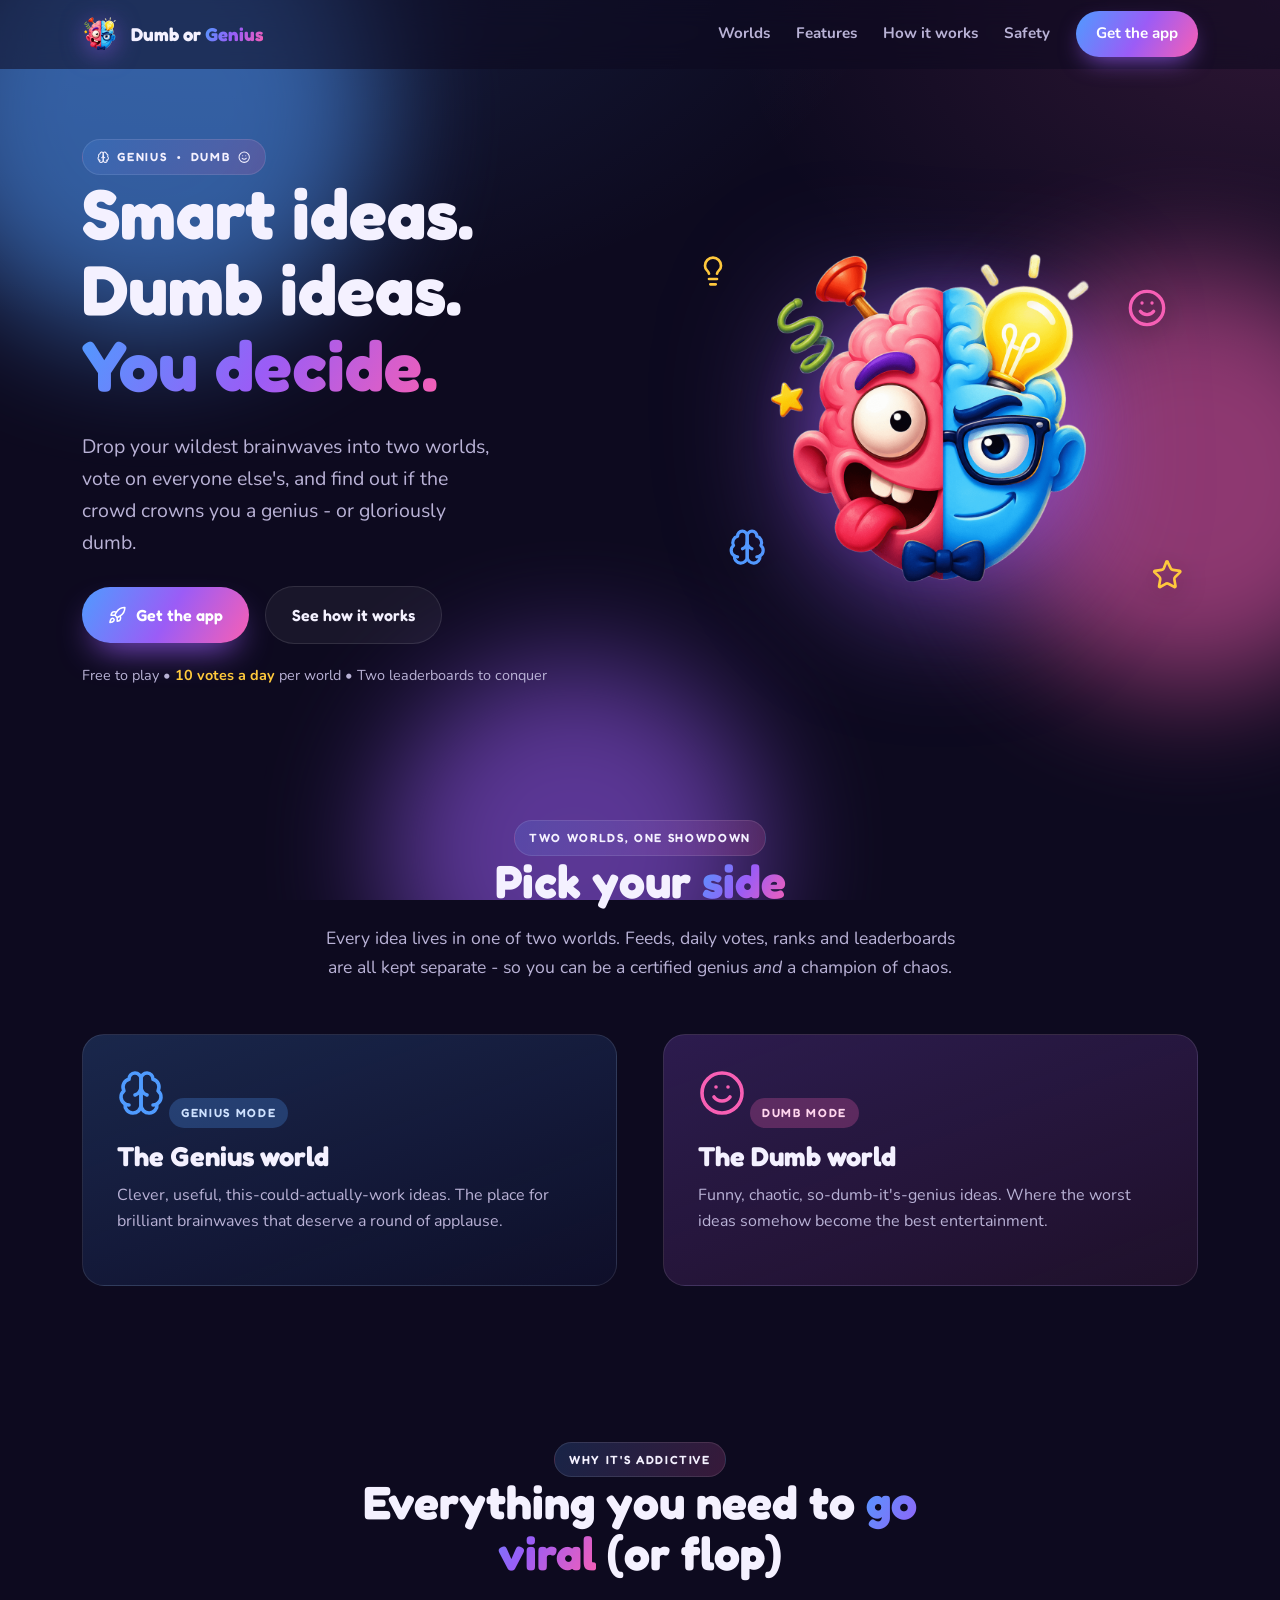
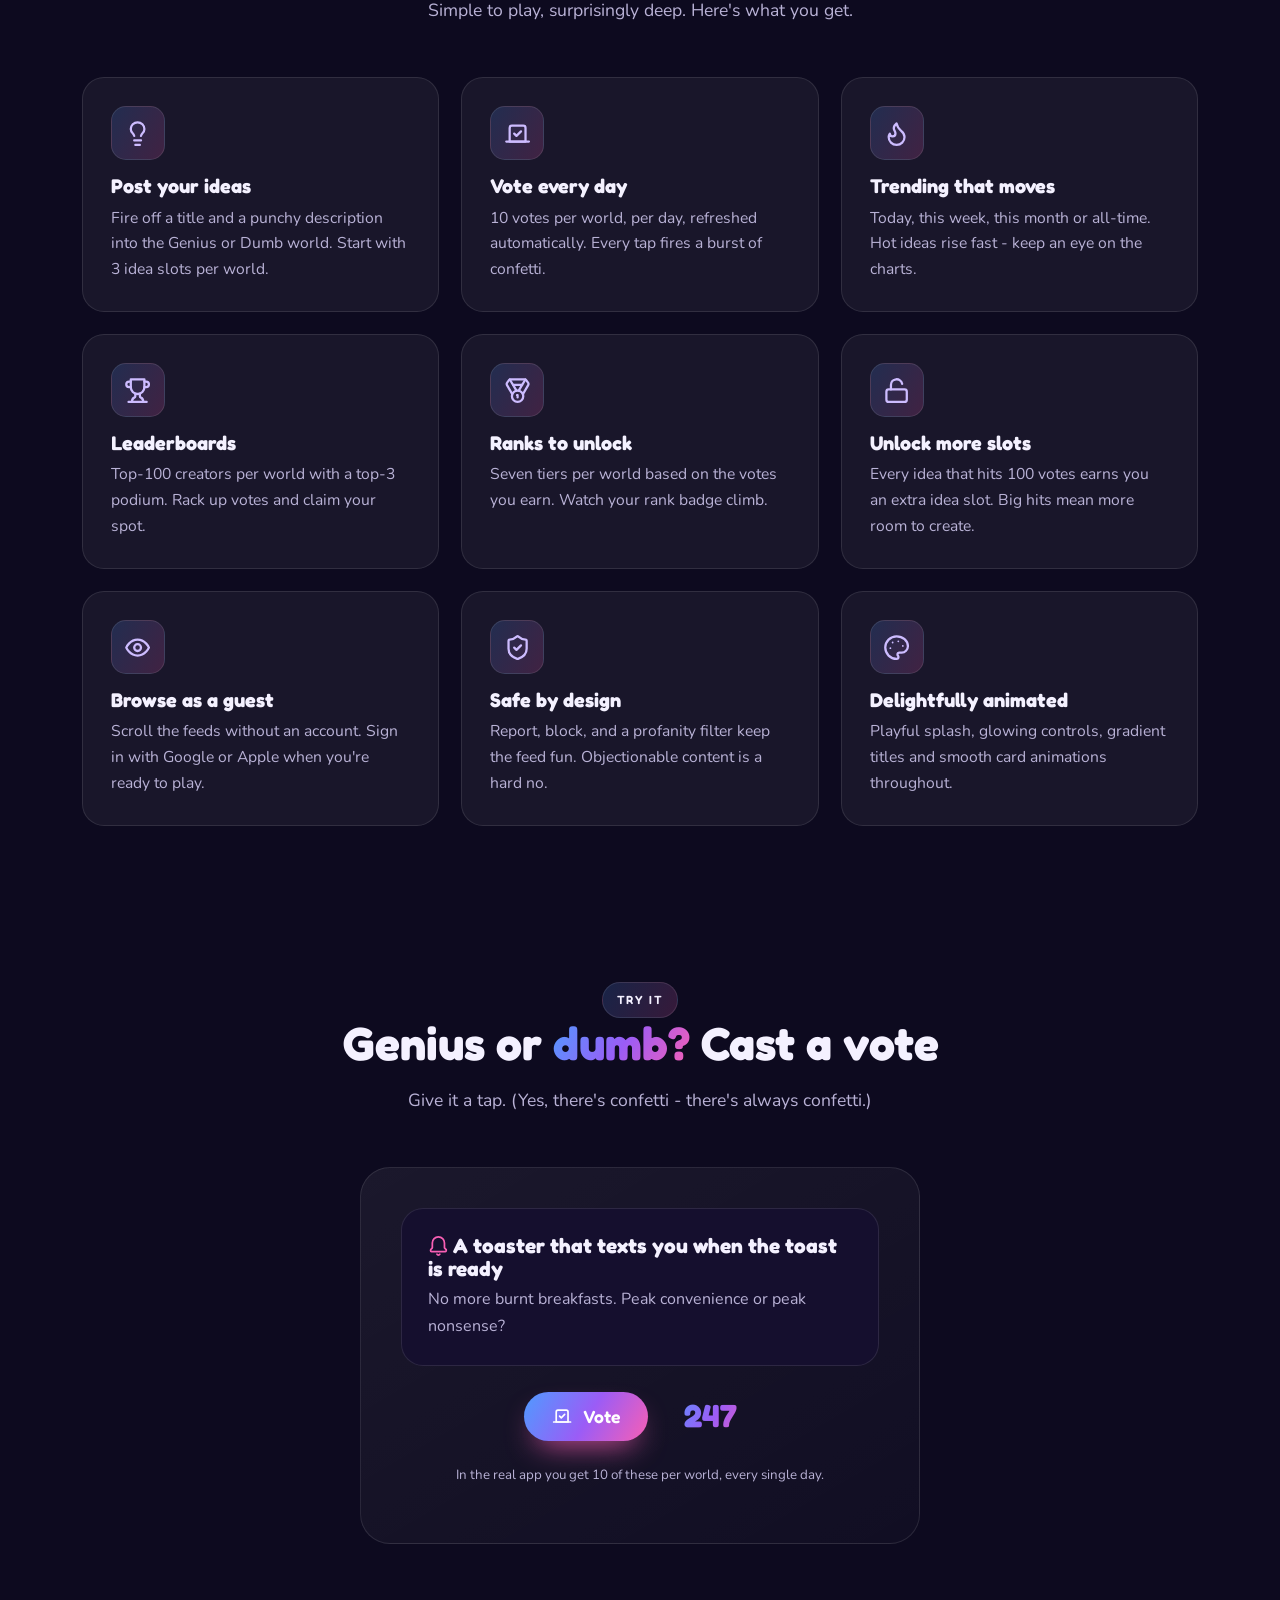
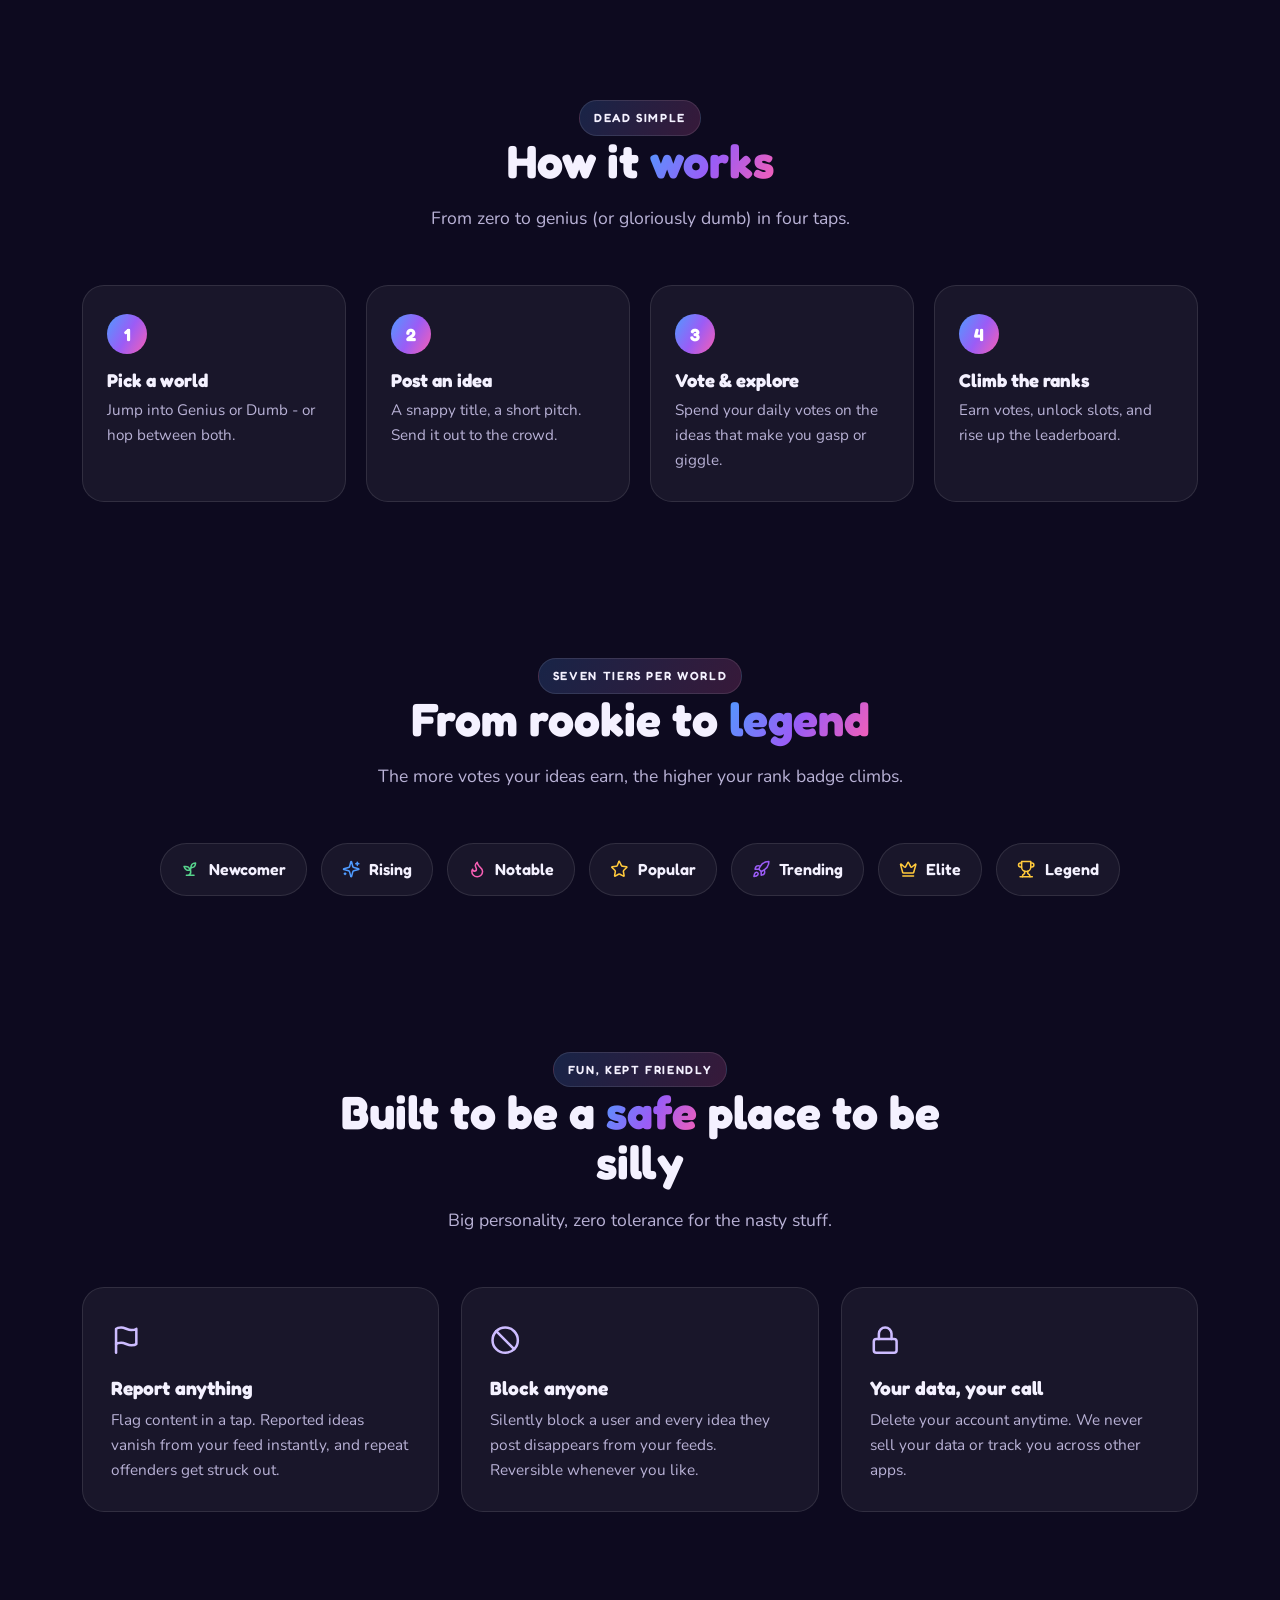
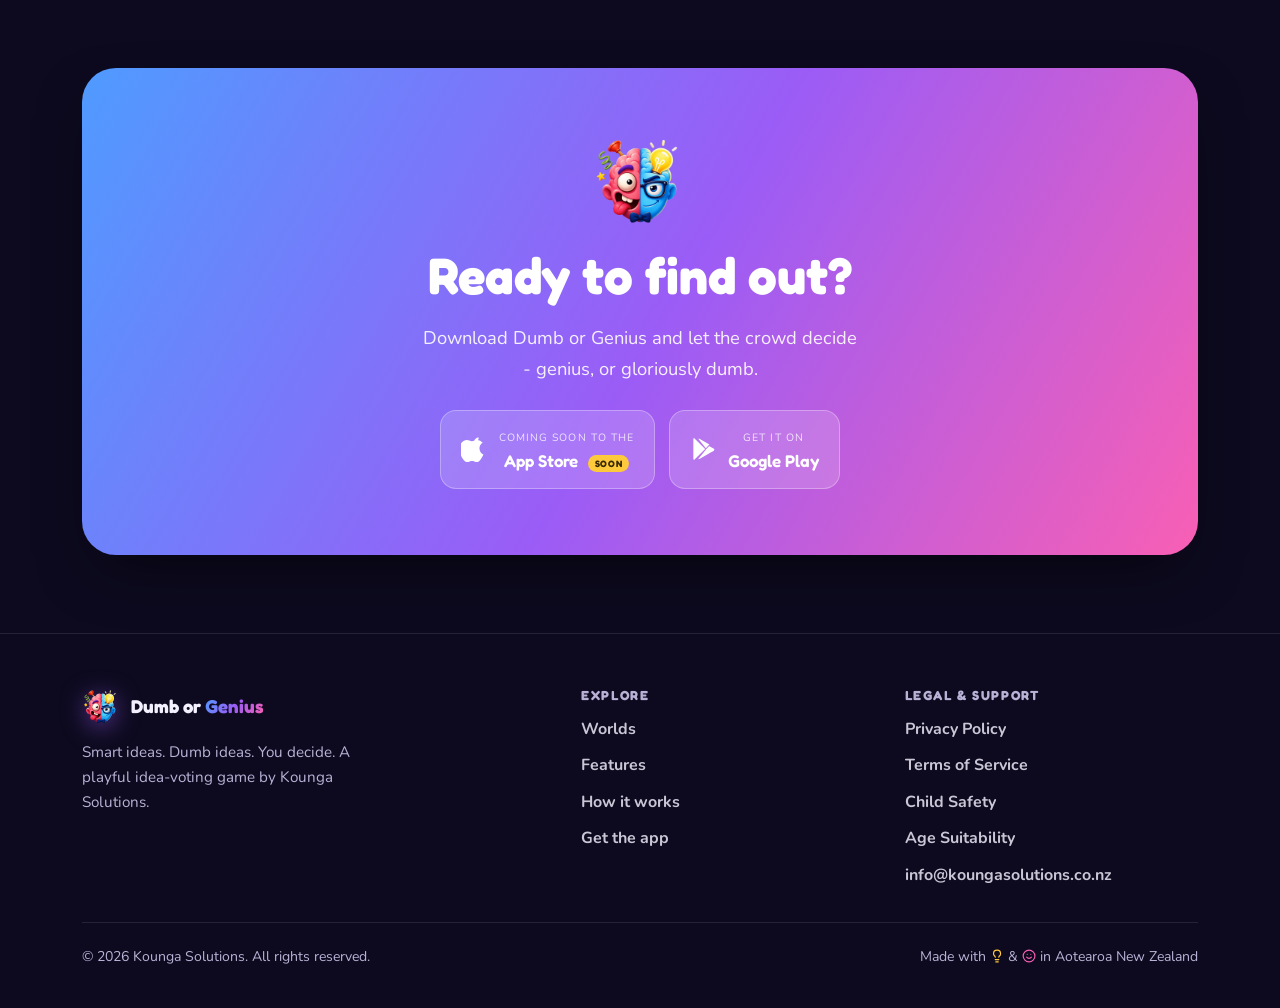
<file: index.html>
<!DOCTYPE html>
<html lang="en">

<head>
    <meta charset="UTF-8" />
    <meta name="viewport" content="width=device-width, initial-scale=1.0" />
    <title>Dumb or Genius - Smart ideas. Dumb ideas. You decide.</title>
    <meta name="description"
        content="Post your wildest ideas, vote in two worlds - Genius and Dumb - climb the leaderboards, and find out if the crowd thinks you're a genius or gloriously dumb." />
    <meta name="theme-color" content="#0d0a1f" />

    <!-- Open Graph -->
    <meta property="og:title" content="Dumb or Genius" />
    <meta property="og:description"
        content="Smart ideas. Dumb ideas. You decide. Vote in two worlds and climb the leaderboards." />
    <meta property="og:type" content="website" />
    <meta property="og:url" content="https://dog.koungasolutions.co.nz" />
    <meta property="og:image" content="https://dog.koungasolutions.co.nz/assets/img/logo.png" />
    <meta name="twitter:card" content="summary_large_image" />

    <link rel="icon" type="image/png" href="assets/img/logo.png" />
    <link rel="apple-touch-icon" href="assets/img/logo.png" />

    <link rel="preconnect" href="https://fonts.googleapis.com" />
    <link rel="preconnect" href="https://fonts.gstatic.com" crossorigin />
    <link
        href="https://fonts.googleapis.com/css2?family=Fredoka:wght@400;500;600;700&family=Nunito:wght@400;600;700;800&display=swap"
        rel="stylesheet" />
    <link rel="stylesheet" href="assets/css/style.css" />
</head>

<body> <!-- ===== Icon sprite ===== -->
    <svg width="0" height="0" style="position:absolute" aria-hidden="true" focusable="false">
        <defs>
            <symbol id="i-brain" viewBox="0 0 24 24">
                <path d="M12 5a3 3 0 1 0-5.997.125 4 4 0 0 0-2.526 5.77 4 4 0 0 0 .556 6.588A4 4 0 1 0 12 18Z" />
                <path d="M12 5a3 3 0 1 1 5.997.125 4 4 0 0 1 2.526 5.77 4 4 0 0 1-.556 6.588A4 4 0 1 1 12 18Z" />
                <path d="M15 13a4.5 4.5 0 0 1-3-4 4.5 4.5 0 0 1-3 4" />
                <path d="M6 18a4 4 0 0 1-1.967-.516" />
                <path d="M19.967 17.484A4 4 0 0 1 18 18" />
            </symbol>
            <symbol id="i-smile" viewBox="0 0 24 24">
                <circle cx="12" cy="12" r="10" />
                <path d="M8 14s1.5 2 4 2 4-2 4-2" />
                <line x1="9" x2="9.01" y1="9" y2="9" />
                <line x1="15" x2="15.01" y1="9" y2="9" />
            </symbol>
            <symbol id="i-bulb" viewBox="0 0 24 24">
                <path
                    d="M15 14c.2-1 .7-1.7 1.5-2.5 1-.9 1.5-2.2 1.5-3.5A6 6 0 0 0 6 8c0 1 .2 2.2 1.5 3.5.7.7 1.3 1.5 1.5 2.5" />
                <path d="M9 18h6" />
                <path d="M10 22h4" />
            </symbol>
            <symbol id="i-vote" viewBox="0 0 24 24">
                <path d="m9 12 2 2 4-4" />
                <path d="M5 7c0-1.1.9-2 2-2h10a2 2 0 0 1 2 2v12H5V7Z" />
                <path d="M22 19H2" />
            </symbol>
            <symbol id="i-flame" viewBox="0 0 24 24">
                <path
                    d="M8.5 14.5A2.5 2.5 0 0 0 11 12c0-1.38-.5-2-1-3-1.072-2.143-.224-4.054 2-6 .5 2.5 2 4.9 4 6.5 2 1.6 3 3.5 3 5.5a7 7 0 1 1-14 0c0-1.153.433-2.294 1-3a2.5 2.5 0 0 0 2.5 2.5z" />
            </symbol>
            <symbol id="i-trophy" viewBox="0 0 24 24">
                <path d="M6 9H4.5a2.5 2.5 0 0 1 0-5H6" />
                <path d="M18 9h1.5a2.5 2.5 0 0 0 0-5H18" />
                <path d="M4 22h16" />
                <path d="M10 14.66V17c0 .55-.47.98-.97 1.21C7.85 18.75 7 20.24 7 22" />
                <path d="M14 14.66V17c0 .55.47.98.97 1.21C16.15 18.75 17 20.24 17 22" />
                <path d="M18 2H6v7a6 6 0 0 0 12 0V2Z" />
            </symbol>
            <symbol id="i-medal" viewBox="0 0 24 24">
                <path
                    d="M7.21 15 2.66 7.14a2 2 0 0 1 .13-2.2L4.4 2.8A2 2 0 0 1 6 2h12a2 2 0 0 1 1.6.8l1.6 2.14a2 2 0 0 1 .14 2.2L16.79 15" />
                <path d="M11 12 5.12 2.2" />
                <path d="m13 12 5.88-9.8" />
                <path d="M8 7h8" />
                <circle cx="12" cy="17" r="5" />
                <path d="M12 18v-2h-.5" />
            </symbol>
            <symbol id="i-unlock" viewBox="0 0 24 24">
                <rect width="18" height="11" x="3" y="11" rx="2" ry="2" />
                <path d="M7 11V7a5 5 0 0 1 9.9-1" />
            </symbol>
            <symbol id="i-eye" viewBox="0 0 24 24">
                <path d="M2 12s3-7 10-7 10 7 10 7-3 7-10 7-10-7-10-7Z" />
                <circle cx="12" cy="12" r="3" />
            </symbol>
            <symbol id="i-shield" viewBox="0 0 24 24">
                <path
                    d="M20 13c0 5-3.5 7.5-7.66 8.95a1 1 0 0 1-.67-.01C7.5 20.5 4 18 4 13V6a1 1 0 0 1 1-1c2 0 4.5-1.2 6.24-2.72a1.17 1.17 0 0 1 1.52 0C14.51 3.81 17 5 19 5a1 1 0 0 1 1 1z" />
                <path d="m9 12 2 2 4-4" />
            </symbol>
            <symbol id="i-palette" viewBox="0 0 24 24">
                <circle cx="13.5" cy="6.5" r=".8" fill="currentColor" stroke="none" />
                <circle cx="17.5" cy="10.5" r=".8" fill="currentColor" stroke="none" />
                <circle cx="8.5" cy="7.5" r=".8" fill="currentColor" stroke="none" />
                <circle cx="6.5" cy="12.5" r=".8" fill="currentColor" stroke="none" />
                <path
                    d="M12 2C6.5 2 2 6.5 2 12s4.5 10 10 10c.926 0 1.648-.746 1.648-1.688 0-.437-.18-.835-.437-1.125-.29-.289-.438-.652-.438-1.125a1.64 1.64 0 0 1 1.668-1.668h1.996c3.051 0 5.555-2.503 5.555-5.555C21.965 6.012 17.461 2 12 2z" />
            </symbol>
            <symbol id="i-rocket" viewBox="0 0 24 24">
                <path d="M4.5 16.5c-1.5 1.26-2 5-2 5s3.74-.5 5-2c.71-.84.7-2.13-.09-2.91a2.18 2.18 0 0 0-2.91 0z" />
                <path
                    d="m12 15-3-3a22 22 0 0 1 2-3.95A12.88 12.88 0 0 1 22 2c0 2.72-.78 7.5-6 11a22.35 22.35 0 0 1-4 2z" />
                <path d="M9 12H4s.55-3.03 2-4c1.62-1.08 5 0 5 0" />
                <path d="M12 15v5s3.03-.55 4-2c1.08-1.62 0-5 0-5" />
            </symbol>
            <symbol id="i-flag" viewBox="0 0 24 24">
                <path d="M4 15s1-1 4-1 5 2 8 2 4-1 4-1V3s-1 1-4 1-5-2-8-2-4 1-4 1z" />
                <line x1="4" x2="4" y1="22" y2="15" />
            </symbol>
            <symbol id="i-ban" viewBox="0 0 24 24">
                <circle cx="12" cy="12" r="10" />
                <path d="m4.9 4.9 14.2 14.2" />
            </symbol>
            <symbol id="i-lock" viewBox="0 0 24 24">
                <rect width="18" height="11" x="3" y="11" rx="2" ry="2" />
                <path d="M7 11V7a5 5 0 0 1 10 0v4" />
            </symbol>
            <symbol id="i-star" viewBox="0 0 24 24">
                <path
                    d="M11.5 2.3a.5.5 0 0 1 1 0l2.3 4.7a2.1 2.1 0 0 0 1.6 1.15l5.16.76a.53.53 0 0 1 .3.9l-3.74 3.64a2.1 2.1 0 0 0-.6 1.88l.88 5.14a.53.53 0 0 1-.77.56l-4.62-2.43a2.1 2.1 0 0 0-1.97 0L6.8 21a.53.53 0 0 1-.77-.56l.88-5.14a2.1 2.1 0 0 0-.6-1.88L2.55 9.8a.53.53 0 0 1 .3-.9l5.16-.76A2.1 2.1 0 0 0 9.6 7z" />
            </symbol>
            <symbol id="i-crown" viewBox="0 0 24 24">
                <path
                    d="M11.56 3.27a.5.5 0 0 1 .88 0l2.95 5.6a1 1 0 0 0 1.52.3l4.28-3.67a.5.5 0 0 1 .8.52l-2.84 10.25a1 1 0 0 1-.95.73H5.8a1 1 0 0 1-.96-.73L2.02 6.02a.5.5 0 0 1 .8-.52l4.28 3.66a1 1 0 0 0 1.51-.29z" />
                <path d="M5 21h14" />
            </symbol>
            <symbol id="i-sprout" viewBox="0 0 24 24">
                <path d="M7 20h10" />
                <path d="M10 20c5.5-2.5.8-6.4 3-10" />
                <path d="M9.5 9.4c1.1.8 1.8 2.2 2.3 3.7-2 .4-3.5.4-4.8-.3-1.2-.6-2.3-1.9-3-4.2 2.8-.5 4.4 0 5.5.8z" />
                <path d="M14.1 6a7 7 0 0 0-1.1 4c1.9-.1 3.3-.6 4.3-1.4 1-1 1.6-2.3 1.7-4.6-2.7.1-4 1-4.9 2z" />
            </symbol>
            <symbol id="i-chart" viewBox="0 0 24 24">
                <path d="M3 3v16a2 2 0 0 0 2 2h16" />
                <path d="m19 9-5 5-4-4-3 3" />
            </symbol>
            <symbol id="i-bell" viewBox="0 0 24 24">
                <path d="M10.3 21a1.94 1.94 0 0 0 3.4 0" />
                <path
                    d="M21 15.5V17a1 1 0 0 1-1 1H4a1 1 0 0 1-1-1v-.5a2 2 0 0 1 .6-1.4L5 13.6V8a7 7 0 0 1 14 0v5.6l1.4 1.5a2 2 0 0 1 .6 1.4z" />
            </symbol>
            <symbol id="i-party" viewBox="0 0 24 24">
                <path d="M5.8 11.3 2 22l10.7-3.79" />
                <path d="M4 3h.01" />
                <path d="M22 8h.01" />
                <path d="M15 2h.01" />
                <path d="M22 20h.01" />
                <path
                    d="m22 2-2.24.75a2.9 2.9 0 0 0-1.96 3.12c.1.86-.57 1.63-1.45 1.63h-.38c-.86 0-1.6.6-1.76 1.44L14 10" />
                <path d="m22 13-.82-.33c-.86-.34-1.82.2-1.98 1.11-.11.7-.72 1.22-1.43 1.22H17" />
                <path d="m11 2 .33.82c.34.86-.2 1.82-1.11 1.98C9.52 4.9 9 5.52 9 6.23V7" />
                <path
                    d="M11 13c1.93 1.93 2.83 4.17 2 5-.83.83-3.07-.07-5-2-1.93-1.93-2.83-4.17-2-5 .83-.83 3.07.07 5 2Z" />
            </symbol>
            <symbol id="i-sparkles" viewBox="0 0 24 24">
                <path
                    d="M9.94 15.5A2 2 0 0 0 8.5 14.06l-6.14-1.58a.5.5 0 0 1 0-.96L8.5 9.94A2 2 0 0 0 9.94 8.5l1.58-6.14a.5.5 0 0 1 .96 0L14.06 8.5A2 2 0 0 0 15.5 9.94l6.14 1.58a.5.5 0 0 1 0 .96L15.5 14.06a2 2 0 0 0-1.44 1.44l-1.58 6.14a.5.5 0 0 1-.96 0z" />
                <path d="M20 3v4" />
                <path d="M22 5h-4" />
                <path d="M4 17v2" />
                <path d="M5 18H3" />
            </symbol>
        </defs>
    </svg>
    <!-- animated background -->
    <div class="bg-fx" aria-hidden="true">
        <span class="blob b1"></span>
        <span class="blob b2"></span>
        <span class="blob b3"></span>
    </div>

    <!-- ===== Nav ===== -->
    <header class="nav" id="nav">
        <div class="wrap nav-inner">
            <a class="brand" href="#top">
                <img src="assets/img/logo.png" alt="Dumb or Genius logo" />
                <span>Dumb or <span class="grad-text">Genius</span></span>
            </a>
            <nav class="nav-links" id="navLinks">
                <a href="#worlds">Worlds</a>
                <a href="#features">Features</a>
                <a href="#how">How it works</a>
                <a href="#safety">Safety</a>
                <a class="nav-cta" href="#get">Get the app</a>
            </nav>
            <button class="nav-toggle" id="navToggle" aria-label="Toggle menu" aria-expanded="false">&#9776;</button>
        </div>
    </header>

    <main id="top">
        <!-- ===== Hero ===== -->
        <section class="hero">
            <div class="wrap hero-grid">
                <div class="hero-copy reveal">
                    <span class="eyebrow"><svg class="ic" aria-hidden="true">
                            <use href="#i-brain" />
                        </svg> Genius &nbsp;&bull;&nbsp; Dumb <svg class="ic" aria-hidden="true">
                            <use href="#i-smile" />
                        </svg></span>
                    <h1>Smart ideas.<br />Dumb ideas.<br /><span class="grad-text">You decide.</span></h1>
                    <p class="lede">Drop your wildest brainwaves into two worlds, vote on everyone else's, and find out
                        if the crowd crowns you a genius - or gloriously dumb.</p>
                    <div class="hero-cta">
                        <a class="btn btn-primary" href="#get"><svg class="ic" aria-hidden="true">
                                <use href="#i-rocket" />
                            </svg> Get the app</a>
                        <a class="btn btn-ghost" href="#how">See how it works</a>
                    </div>
                    <p class="hero-note">Free to play • <b>10 votes a day</b> per world • Two leaderboards to conquer
                    </p>
                </div>

                <div class="hero-art reveal">
                    <span class="floaty f1 c-gold"><svg class="ic" aria-hidden="true">
                            <use href="#i-bulb" />
                        </svg></span>
                    <span class="floaty f2 c-pink"><svg class="ic" aria-hidden="true">
                            <use href="#i-smile" />
                        </svg></span>
                    <span class="floaty f3 c-blue"><svg class="ic" aria-hidden="true">
                            <use href="#i-brain" />
                        </svg></span>
                    <span class="floaty f4 c-gold"><svg class="ic" aria-hidden="true">
                            <use href="#i-star" />
                        </svg></span>
                    <span class="hero-halo" aria-hidden="true"></span>
                    <img class="hero-logo" src="assets/img/logo.png"
                        alt="Dumb or Genius brain mascot - half genius, half gloriously dumb" />
                </div>
            </div>
        </section>

        <!-- ===== Worlds ===== -->
        <section id="worlds">
            <div class="wrap">
                <div class="section-head reveal">
                    <span class="eyebrow">Two worlds, one showdown</span>
                    <h2>Pick your <span class="grad-text">side</span></h2>
                    <p>Every idea lives in one of two worlds. Feeds, daily votes, ranks and leaderboards are all kept
                        separate - so you can be a certified genius <em>and</em> a champion of chaos.</p>
                </div>
                <div class="worlds">
                    <div class="world genius reveal">
                        <div class="world-ic"><svg class="ic" aria-hidden="true">
                                <use href="#i-brain" />
                            </svg></div>
                        <span class="vibe">Genius mode</span>
                        <h3>The Genius world</h3>
                        <p>Clever, useful, this-could-actually-work ideas. The place for brilliant brainwaves that
                            deserve a round of applause.</p>
                    </div>
                    <div class="world dumb reveal">
                        <div class="world-ic"><svg class="ic" aria-hidden="true">
                                <use href="#i-smile" />
                            </svg></div>
                        <span class="vibe">Dumb mode</span>
                        <h3>The Dumb world</h3>
                        <p>Funny, chaotic, so-dumb-it's-genius ideas. Where the worst ideas somehow become the best
                            entertainment.</p>
                    </div>
                </div>
            </div>
        </section>

        <!-- ===== Features ===== -->
        <section id="features">
            <div class="wrap">
                <div class="section-head reveal">
                    <span class="eyebrow">Why it's addictive</span>
                    <h2>Everything you need to <span class="grad-text">go viral</span> (or flop)</h2>
                    <p>Simple to play, surprisingly deep. Here's what you get.</p>
                </div>
                <div class="features">
                    <div class="feature reveal">
                        <div class="fi"><svg class="ic" aria-hidden="true">
                                <use href="#i-bulb" />
                            </svg></div>
                        <h3>Post your ideas</h3>
                        <p>Fire off a title and a punchy description into the Genius or Dumb world. Start with 3 idea
                            slots per world.</p>
                    </div>
                    <div class="feature reveal">
                        <div class="fi"><svg class="ic" aria-hidden="true">
                                <use href="#i-vote" />
                            </svg></div>
                        <h3>Vote every day</h3>
                        <p>10 votes per world, per day, refreshed automatically. Every tap fires a burst of confetti.
                        </p>
                    </div>
                    <div class="feature reveal">
                        <div class="fi"><svg class="ic" aria-hidden="true">
                                <use href="#i-flame" />
                            </svg></div>
                        <h3>Trending that moves</h3>
                        <p>Today, this week, this month or all-time. Hot ideas rise fast - keep an eye on the charts.
                        </p>
                    </div>
                    <div class="feature reveal">
                        <div class="fi"><svg class="ic" aria-hidden="true">
                                <use href="#i-trophy" />
                            </svg></div>
                        <h3>Leaderboards</h3>
                        <p>Top-100 creators per world with a top-3 podium. Rack up votes and claim your spot.</p>
                    </div>
                    <div class="feature reveal">
                        <div class="fi"><svg class="ic" aria-hidden="true">
                                <use href="#i-medal" />
                            </svg></div>
                        <h3>Ranks to unlock</h3>
                        <p>Seven tiers per world based on the votes you earn. Watch your rank badge climb.</p>
                    </div>
                    <div class="feature reveal">
                        <div class="fi"><svg class="ic" aria-hidden="true">
                                <use href="#i-unlock" />
                            </svg></div>
                        <h3>Unlock more slots</h3>
                        <p>Every idea that hits 100 votes earns you an extra idea slot. Big hits mean more room to
                            create.</p>
                    </div>
                    <div class="feature reveal">
                        <div class="fi"><svg class="ic" aria-hidden="true">
                                <use href="#i-eye" />
                            </svg></div>
                        <h3>Browse as a guest</h3>
                        <p>Scroll the feeds without an account. Sign in with Google or Apple when you're ready to play.
                        </p>
                    </div>
                    <div class="feature reveal">
                        <div class="fi"><svg class="ic" aria-hidden="true">
                                <use href="#i-shield" />
                            </svg></div>
                        <h3>Safe by design</h3>
                        <p>Report, block, and a profanity filter keep the feed fun. Objectionable content is a hard no.
                        </p>
                    </div>
                    <div class="feature reveal">
                        <div class="fi"><svg class="ic" aria-hidden="true">
                                <use href="#i-palette" />
                            </svg></div>
                        <h3>Delightfully animated</h3>
                        <p>Playful splash, glowing controls, gradient titles and smooth card animations throughout.</p>
                    </div>
                </div>
            </div>
        </section>

        <!-- ===== Vote demo ===== -->
        <section id="demo">
            <div class="wrap">
                <div class="section-head reveal">
                    <span class="eyebrow">Try it</span>
                    <h2>Genius or <span class="grad-text">dumb?</span> Cast a vote</h2>
                    <p>Give it a tap. (Yes, there's confetti - there's always confetti.)</p>
                </div>
                <div class="demo reveal">
                    <div class="idea-card">
                        <h3><svg class="ic" aria-hidden="true">
                                <use href="#i-bell" />
                            </svg>A toaster that texts you when the toast is ready</h3>
                        <p>No more burnt breakfasts. Peak convenience or peak nonsense?</p>
                    </div>
                    <div class="vote-row">
                        <button class="vote-btn" id="voteBtn"><svg class="ic" aria-hidden="true">
                                <use href="#i-vote" />
                            </svg> <span id="voteLabel">Vote</span></button>
                        <div class="vote-count" id="voteCount">247</div>
                    </div>
                    <p style="margin-top:18px;"><small>In the real app you get 10 of these per world, every single
                            day.</small></p>
                </div>
            </div>
        </section>

        <!-- ===== How it works ===== -->
        <section id="how">
            <div class="wrap">
                <div class="section-head reveal">
                    <span class="eyebrow">Dead simple</span>
                    <h2>How it <span class="grad-text">works</span></h2>
                    <p>From zero to genius (or gloriously dumb) in four taps.</p>
                </div>
                <div class="steps">
                    <div class="step reveal">
                        <h3>Pick a world</h3>
                        <p>Jump into Genius or Dumb - or hop between both.</p>
                    </div>
                    <div class="step reveal">
                        <h3>Post an idea</h3>
                        <p>A snappy title, a short pitch. Send it out to the crowd.</p>
                    </div>
                    <div class="step reveal">
                        <h3>Vote &amp; explore</h3>
                        <p>Spend your daily votes on the ideas that make you gasp or giggle.</p>
                    </div>
                    <div class="step reveal">
                        <h3>Climb the ranks</h3>
                        <p>Earn votes, unlock slots, and rise up the leaderboard.</p>
                    </div>
                </div>
            </div>
        </section>

        <!-- ===== Ranks strip ===== -->
        <section id="ranks">
            <div class="wrap">
                <div class="section-head reveal">
                    <span class="eyebrow">Seven tiers per world</span>
                    <h2>From rookie to <span class="grad-text">legend</span></h2>
                    <p>The more votes your ideas earn, the higher your rank badge climbs.</p>
                </div>
                <div class="ranks reveal">
                    <span class="rank-pill"><svg class="ic c-green" aria-hidden="true">
                            <use href="#i-sprout" />
                        </svg> Newcomer</span>
                    <span class="rank-pill"><svg class="ic c-blue" aria-hidden="true">
                            <use href="#i-sparkles" />
                        </svg> Rising</span>
                    <span class="rank-pill"><svg class="ic c-pink" aria-hidden="true">
                            <use href="#i-flame" />
                        </svg> Notable</span>
                    <span class="rank-pill"><svg class="ic c-gold" aria-hidden="true">
                            <use href="#i-star" />
                        </svg> Popular</span>
                    <span class="rank-pill"><svg class="ic c-purple" aria-hidden="true">
                            <use href="#i-rocket" />
                        </svg> Trending</span>
                    <span class="rank-pill"><svg class="ic c-gold" aria-hidden="true">
                            <use href="#i-crown" />
                        </svg> Elite</span>
                    <span class="rank-pill"><svg class="ic c-gold" aria-hidden="true">
                            <use href="#i-trophy" />
                        </svg> Legend</span>
                </div>
            </div>
        </section>

        <!-- ===== Safety ===== -->
        <section id="safety">
            <div class="wrap">
                <div class="section-head reveal">
                    <span class="eyebrow">Fun, kept friendly</span>
                    <h2>Built to be a <span class="grad-text">safe</span> place to be silly</h2>
                    <p>Big personality, zero tolerance for the nasty stuff.</p>
                </div>
                <div class="trust">
                    <div class="trust-card reveal">
                        <div class="fi"><svg class="ic" aria-hidden="true">
                                <use href="#i-flag" />
                            </svg></div>
                        <h3>Report anything</h3>
                        <p>Flag content in a tap. Reported ideas vanish from your feed instantly, and repeat offenders
                            get struck out.</p>
                    </div>
                    <div class="trust-card reveal">
                        <div class="fi"><svg class="ic" aria-hidden="true">
                                <use href="#i-ban" />
                            </svg></div>
                        <h3>Block anyone</h3>
                        <p>Silently block a user and every idea they post disappears from your feeds. Reversible
                            whenever you like.</p>
                    </div>
                    <div class="trust-card reveal">
                        <div class="fi"><svg class="ic" aria-hidden="true">
                                <use href="#i-lock" />
                            </svg></div>
                        <h3>Your data, your call</h3>
                        <p>Delete your account anytime. We never sell your data or track you across other apps.</p>
                    </div>
                </div>
            </div>
        </section>

        <!-- ===== CTA / Get the app ===== -->
        <section id="get" class="cta">
            <div class="wrap">
                <div class="cta-box reveal">
                    <img class="cta-logo" src="assets/img/logo.png" alt="Dumb or Genius logo" />
                    <h2>Ready to find out?</h2>
                    <p>Download Dumb or Genius and let the crowd decide - genius, or gloriously dumb.</p>
                    <div class="stores">
                        <!-- TODO: replace href="#" with the App Store URL when live -->
                        <a class="store-btn" id="appStoreBtn" href="#" aria-disabled="true"
                            aria-label="Download on the App Store (coming soon)">
                            <svg viewBox="0 0 24 24" fill="currentColor" aria-hidden="true">
                                <path
                                    d="M16.365 1.43c0 1.14-.417 2.2-1.11 2.98-.79.9-2.09 1.6-3.29 1.5-.14-1.1.43-2.27 1.11-3.02.79-.86 2.15-1.5 3.29-1.46zM20.7 17.02c-.6 1.39-.9 2-1.67 3.23-1.08 1.72-2.6 3.86-4.49 3.87-1.67.02-2.1-1.09-4.37-1.08-2.27.01-2.75 1.1-4.42 1.09-1.89-.02-3.33-1.95-4.41-3.66-3.02-4.8-3.34-10.43-1.47-13.42 1.32-2.12 3.41-3.36 5.37-3.36 2 0 3.26 1.1 4.91 1.1 1.6 0 2.58-1.1 4.91-1.1 1.76 0 3.62.96 4.95 2.62-4.35 2.38-3.64 8.58.16 10.61z" />
                            </svg>
                            <span><span class="st-small">Coming soon to the</span><br /><span class="st-big">App Store
                                    <span class="soon">Soon</span></span></span>
                        </a>
                        <a class="store-btn" id="playStoreBtn"
                            href="https://play.google.com/store/apps/details?id=nz.co.koungasolutions.dumborgenius"
                            target="_blank" rel="noopener" aria-label="Get it on Google Play">
                            <svg viewBox="0 0 24 24" fill="currentColor" aria-hidden="true">
                                <path
                                    d="M3.6 1.9c-.3.3-.5.7-.5 1.3v17.6c0 .6.2 1 .5 1.3l.1.1L14 12.1v-.2L3.7 1.8l-.1.1zM17.8 15.9l-3.2-3.2v-.2l3.2-3.2.1.1 3.8 2.2c1.1.6 1.1 1.6 0 2.3l-3.9 2.1-.1-.1zM14.6 12.7l3.3 3.3-9.2 5.3c-.4.2-.8.2-1.1 0l7-8.6zM7.6 2.6c.3-.2.7-.2 1.1 0l9.2 5.3-3.3 3.3-7-8.6z" />
                            </svg>
                            <span><span class="st-small">Get it on</span><br /><span class="st-big">Google
                                    Play</span></span>
                        </a>
                    </div>
                </div>
            </div>
        </section>
    </main>

    <!-- ===== Footer ===== -->
    <footer class="footer">
        <div class="wrap">
            <div class="footer-grid">
                <div>
                    <a class="brand" href="#top">
                        <img src="assets/img/logo.png" alt="Dumb or Genius logo" />
                        <span>Dumb or <span class="grad-text">Genius</span></span>
                    </a>
                    <p>Smart ideas. Dumb ideas. You decide. A playful idea-voting game by Kounga Solutions.</p>
                </div>
                <div>
                    <h4>Explore</h4>
                    <ul>
                        <li><a href="#worlds">Worlds</a></li>
                        <li><a href="#features">Features</a></li>
                        <li><a href="#how">How it works</a></li>
                        <li><a href="#get">Get the app</a></li>
                    </ul>
                </div>
                <div>
                    <h4>Legal &amp; support</h4>
                    <ul>
                        <li><a href="privacy.html">Privacy Policy</a></li>
                        <li><a href="terms.html">Terms of Service</a></li>
                        <li><a href="child-safety.html">Child Safety</a></li>
                        <li><a href="age-suitability.html">Age Suitability</a></li>
                        <li><a href="mailto:info@koungasolutions.co.nz">info@koungasolutions.co.nz</a></li>
                    </ul>
                </div>
            </div>
            <div class="footer-bottom">
                <span>&copy; <span id="year">2026</span> <a href="https://koungasolutions.co.nz" target="_blank"
                        rel="noopener noreferrer">Kounga Solutions</a>. All rights reserved.</span>
                <span>Made with <svg class="ic c-gold" aria-hidden="true">
                        <use href="#i-bulb" />
                    </svg> &amp; <svg class="ic c-pink" aria-hidden="true">
                        <use href="#i-smile" />
                    </svg> in Aotearoa New Zealand</span>
            </div>
        </div>
    </footer>

    <script src="assets/js/main.js"></script>
</body>

</html>
</file>
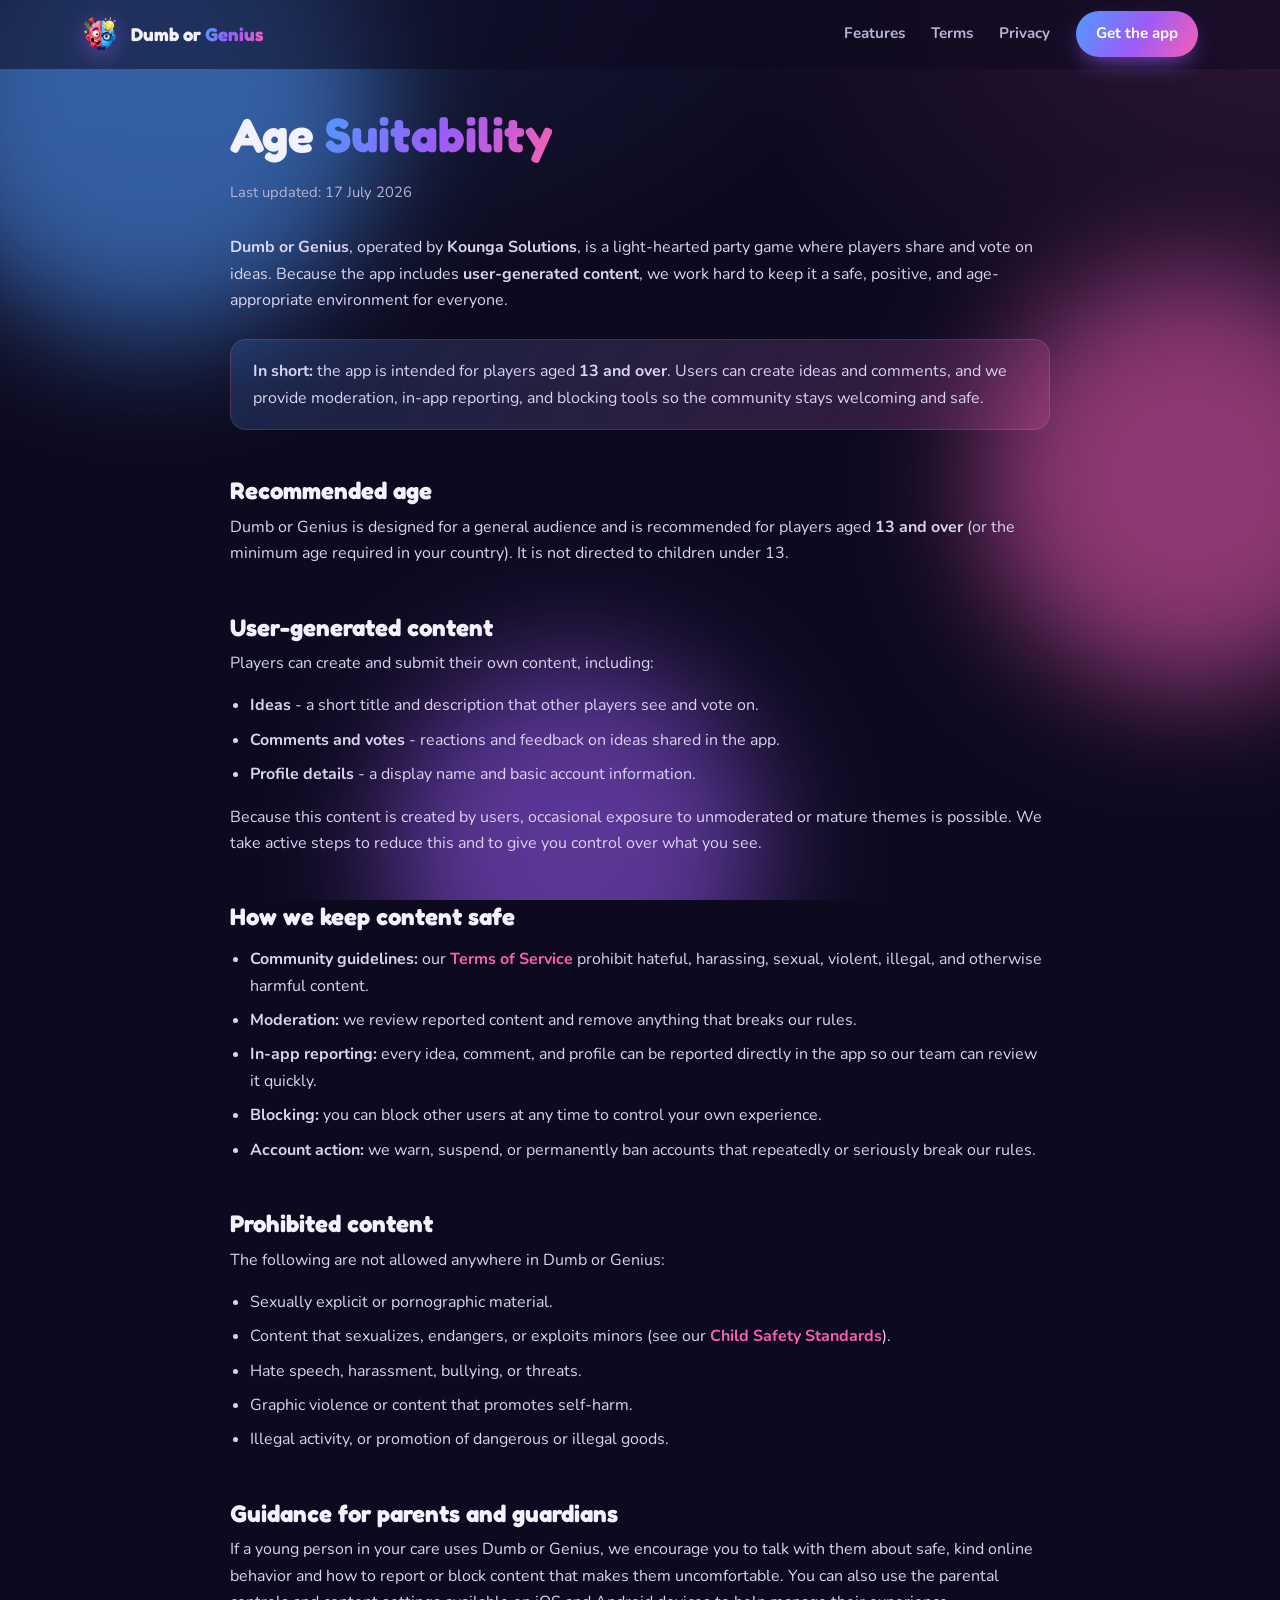
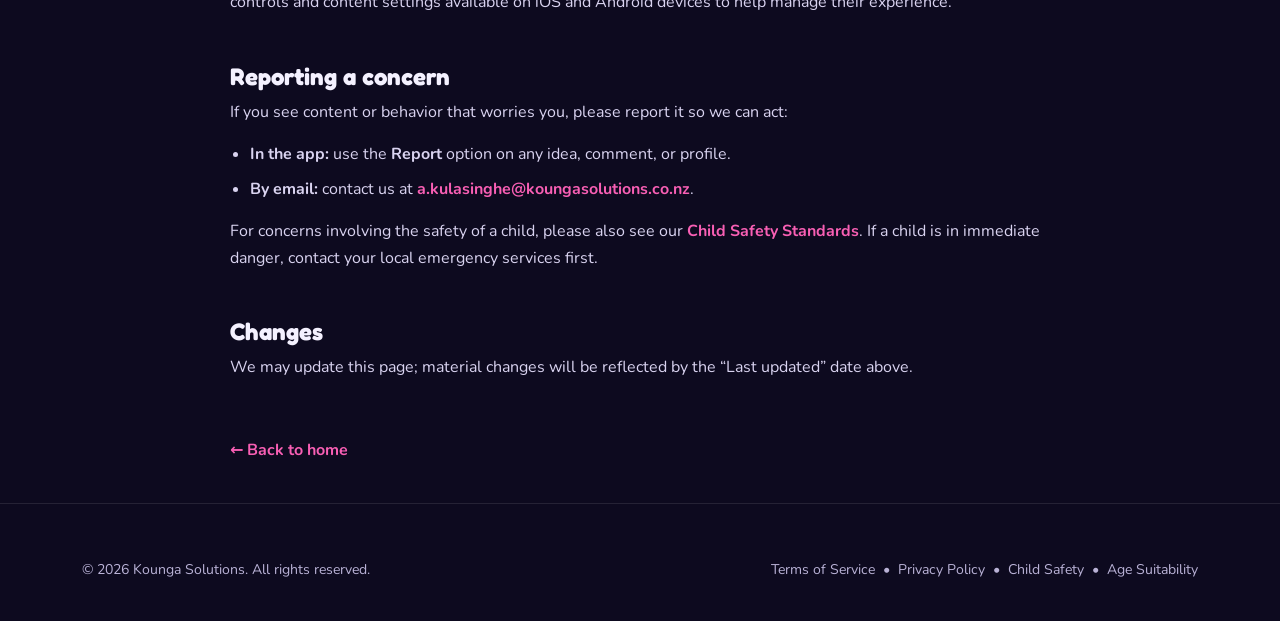
<file: age-suitability.html>
<!DOCTYPE html>
<html lang="en">

<head>
    <meta charset="UTF-8" />
    <meta name="viewport" content="width=device-width, initial-scale=1.0" />
    <title>Age Suitability - Dumb or Genius</title>
    <meta name="description"
        content="How Dumb or Genius, by Kounga Solutions, keeps user-generated content safe and age-appropriate, including our moderation, reporting, and blocking tools." />
    <meta name="theme-color" content="#0d0a1f" />
    <link rel="icon" type="image/png" href="assets/img/logo.png" />
    <link rel="preconnect" href="https://fonts.googleapis.com" />
    <link rel="preconnect" href="https://fonts.gstatic.com" crossorigin />
    <link
        href="https://fonts.googleapis.com/css2?family=Fredoka:wght@400;500;600;700&family=Nunito:wght@400;600;700;800&display=swap"
        rel="stylesheet" />
    <link rel="stylesheet" href="assets/css/style.css" />
</head>

<body>
    <div class="bg-fx" aria-hidden="true">
        <span class="blob b1"></span>
        <span class="blob b2"></span>
        <span class="blob b3"></span>
    </div>

    <header class="nav" id="nav">
        <div class="wrap nav-inner">
            <a class="brand" href="index.html">
                <img src="assets/img/logo.png" alt="Dumb or Genius logo" />
                <span>Dumb or <span class="grad-text">Genius</span></span>
            </a>
            <nav class="nav-links" id="navLinks">
                <a href="index.html#features">Features</a>
                <a href="terms.html">Terms</a>
                <a href="privacy.html">Privacy</a>
                <a class="nav-cta" href="index.html#get">Get the app</a>
            </nav>
            <button class="nav-toggle" id="navToggle" aria-label="Toggle menu" aria-expanded="false">&#9776;</button>
        </div>
    </header>

    <main class="wrap">
        <article class="legal">
            <h1>Age <span class="grad-text">Suitability</span></h1>
            <p class="updated">Last updated: 17 July 2026</p>

            <p><strong>Dumb or Genius</strong>, operated by <strong>Kounga Solutions</strong>, is a light-hearted party
                game where players share and vote on ideas. Because the app includes <strong>user-generated
                    content</strong>, we work hard to keep it a safe, positive, and age-appropriate environment for
                everyone.</p>

            <div class="callout">
                <p><strong>In short:</strong> the app is intended for players aged <strong>13 and over</strong>. Users
                    can create ideas and comments, and we provide moderation, in-app reporting, and blocking tools so
                    the
                    community stays welcoming and safe.</p>
            </div>

            <h2>Recommended age</h2>
            <p>Dumb or Genius is designed for a general audience and is recommended for players aged <strong>13 and
                    over</strong> (or the minimum age required in your country). It is not directed to children under
                13.</p>

            <h2>User-generated content</h2>
            <p>Players can create and submit their own content, including:</p>
            <ul>
                <li><strong>Ideas</strong> - a short title and description that other players see and vote on.</li>
                <li><strong>Comments and votes</strong> - reactions and feedback on ideas shared in the app.</li>
                <li><strong>Profile details</strong> - a display name and basic account information.</li>
            </ul>
            <p>Because this content is created by users, occasional exposure to unmoderated or mature themes is
                possible.
                We take active steps to reduce this and to give you control over what you see.</p>

            <h2>How we keep content safe</h2>
            <ul>
                <li><strong>Community guidelines:</strong> our <a href="terms.html">Terms of Service</a> prohibit
                    hateful,
                    harassing, sexual, violent, illegal, and otherwise harmful content.</li>
                <li><strong>Moderation:</strong> we review reported content and remove anything that breaks our rules.
                </li>
                <li><strong>In-app reporting:</strong> every idea, comment, and profile can be reported directly in the
                    app so our team can review it quickly.</li>
                <li><strong>Blocking:</strong> you can block other users at any time to control your own experience.
                </li>
                <li><strong>Account action:</strong> we warn, suspend, or permanently ban accounts that repeatedly or
                    seriously break our rules.</li>
            </ul>

            <h2>Prohibited content</h2>
            <p>The following are not allowed anywhere in Dumb or Genius:</p>
            <ul>
                <li>Sexually explicit or pornographic material.</li>
                <li>Content that sexualizes, endangers, or exploits minors (see our <a href="child-safety.html">Child
                        Safety Standards</a>).</li>
                <li>Hate speech, harassment, bullying, or threats.</li>
                <li>Graphic violence or content that promotes self-harm.</li>
                <li>Illegal activity, or promotion of dangerous or illegal goods.</li>
            </ul>

            <h2>Guidance for parents and guardians</h2>
            <p>If a young person in your care uses Dumb or Genius, we encourage you to talk with them about safe, kind
                online behavior and how to report or block content that makes them uncomfortable. You can also use the
                parental controls and content settings available on iOS and Android devices to help manage their
                experience.</p>

            <h2>Reporting a concern</h2>
            <p>If you see content or behavior that worries you, please report it so we can act:</p>
            <ul>
                <li><strong>In the app:</strong> use the <strong>Report</strong> option on any idea, comment, or
                    profile.</li>
                <li><strong>By email:</strong> contact us at <a
                        href="mailto:a.kulasinghe@koungasolutions.co.nz">a.kulasinghe@koungasolutions.co.nz</a>.</li>
            </ul>
            <p>For concerns involving the safety of a child, please also see our <a href="child-safety.html">Child
                    Safety
                    Standards</a>. If a child is in immediate danger, contact your local emergency services first.</p>

            <h2>Changes</h2>
            <p>We may update this page; material changes will be reflected by the &ldquo;Last updated&rdquo; date
                above.</p>

            <a class="back-home" href="index.html">&larr; Back to home</a>
        </article>
    </main>

    <footer class="footer">
        <div class="wrap">
            <div class="footer-bottom" style="border:0;padding-top:0;">
                <span>&copy; <span id="year">2026</span> <a href="https://koungasolutions.co.nz" target="_blank"
                        rel="noopener noreferrer">Kounga Solutions</a>. All rights reserved.</span>
                <span><a href="terms.html">Terms of Service</a> &nbsp;•&nbsp; <a href="privacy.html">Privacy
                        Policy</a> &nbsp;•&nbsp; <a href="child-safety.html">Child Safety</a> &nbsp;•&nbsp; <a
                        href="age-suitability.html">Age Suitability</a></span>
            </div>
        </div>
    </footer>

    <script src="assets/js/main.js"></script>
</body>

</html>
</file>
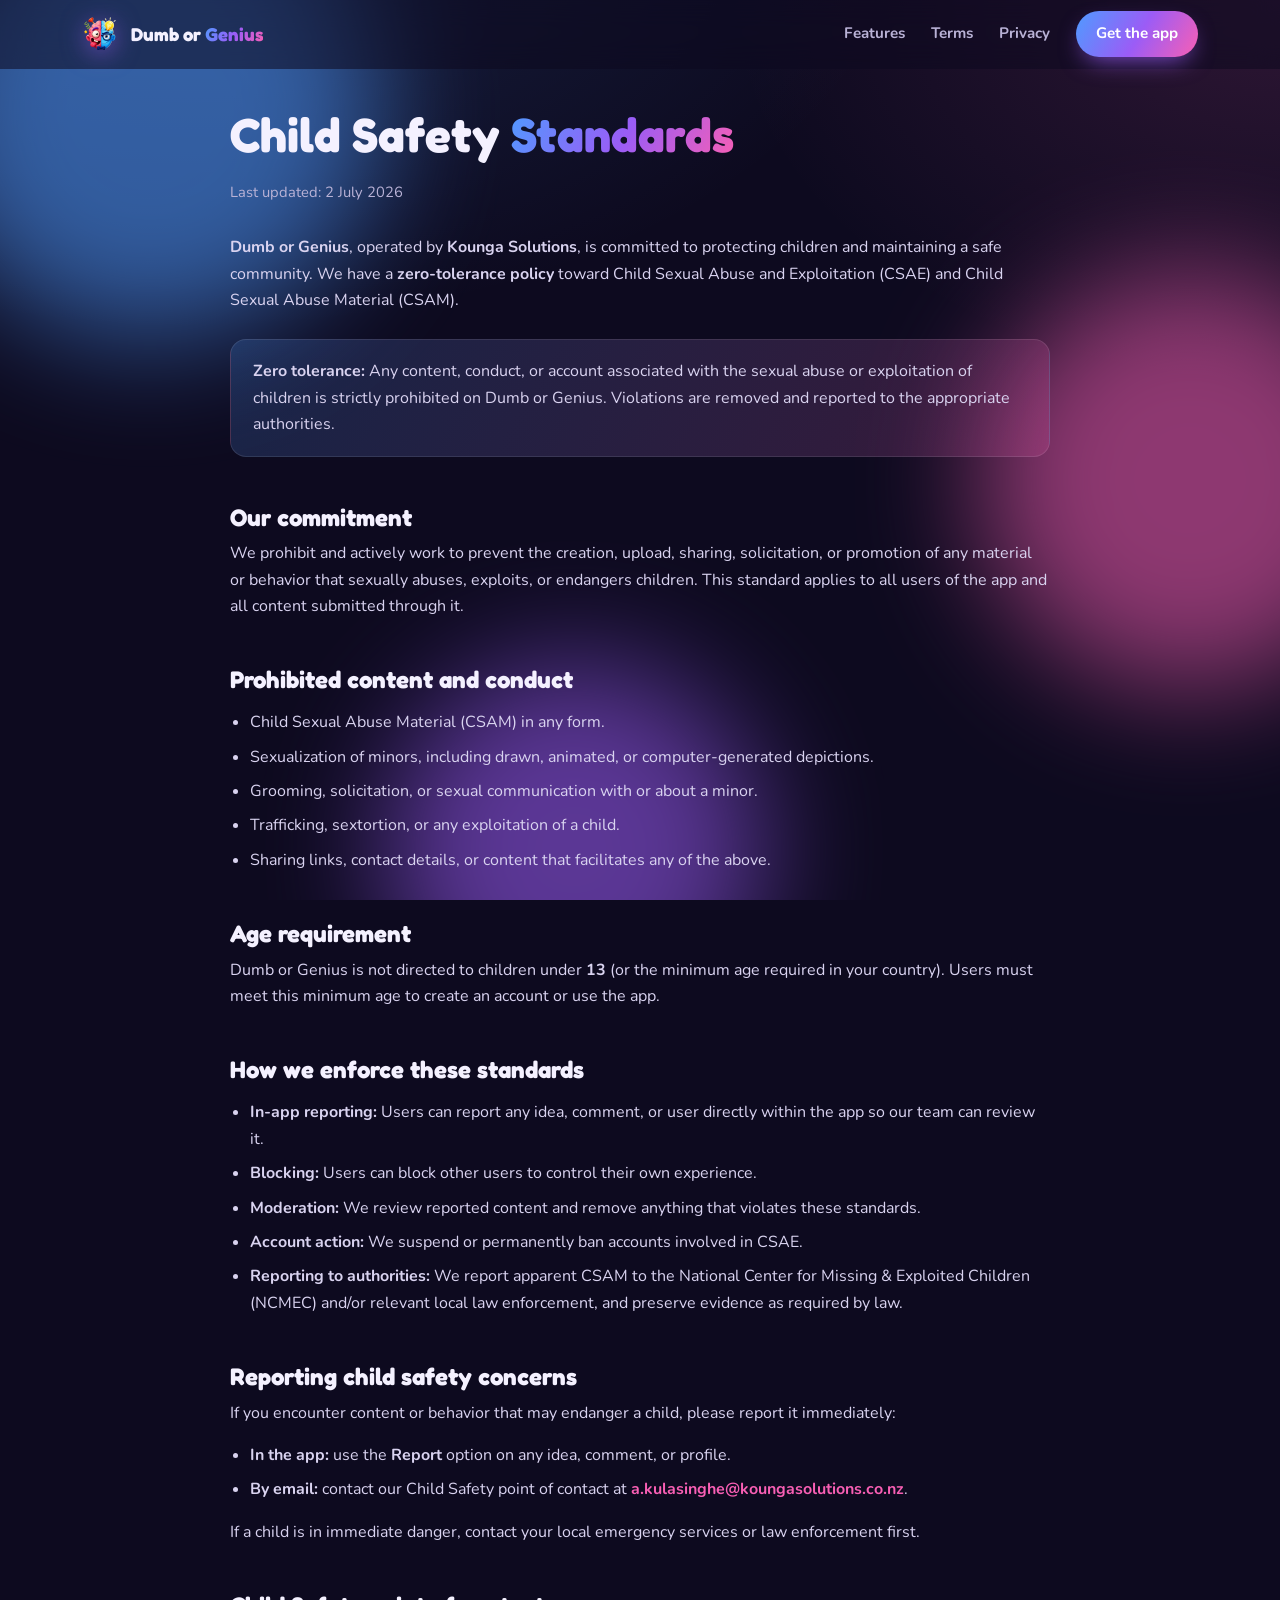
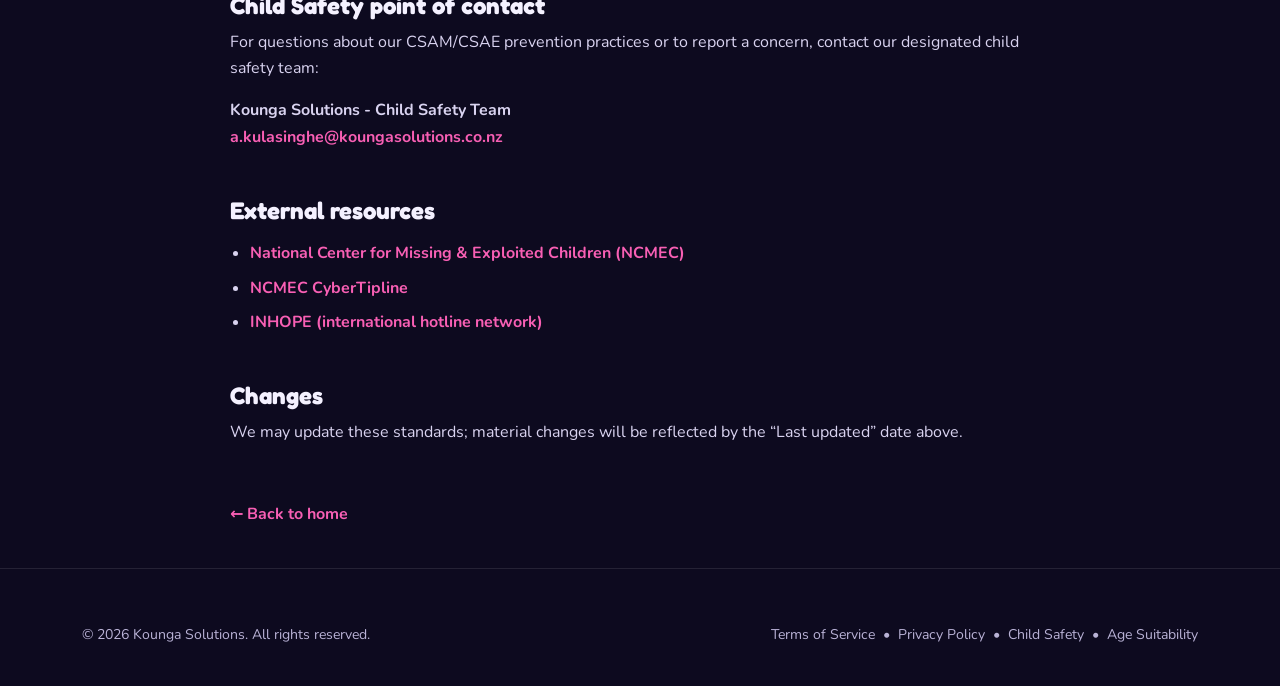
<file: child-safety.html>
<!DOCTYPE html>
<html lang="en">

<head>
    <meta charset="UTF-8" />
    <meta name="viewport" content="width=device-width, initial-scale=1.0" />
    <title>Child Safety Standards - Dumb or Genius</title>
    <meta name="description"
        content="Dumb or Genius, by Kounga Solutions, has zero tolerance for Child Sexual Abuse and Exploitation (CSAE). Read our child safety standards." />
    <meta name="theme-color" content="#0d0a1f" />
    <link rel="icon" type="image/png" href="assets/img/logo.png" />
    <link rel="preconnect" href="https://fonts.googleapis.com" />
    <link rel="preconnect" href="https://fonts.gstatic.com" crossorigin />
    <link
        href="https://fonts.googleapis.com/css2?family=Fredoka:wght@400;500;600;700&family=Nunito:wght@400;600;700;800&display=swap"
        rel="stylesheet" />
    <link rel="stylesheet" href="assets/css/style.css" />
</head>

<body>
    <div class="bg-fx" aria-hidden="true">
        <span class="blob b1"></span>
        <span class="blob b2"></span>
        <span class="blob b3"></span>
    </div>

    <header class="nav" id="nav">
        <div class="wrap nav-inner">
            <a class="brand" href="index.html">
                <img src="assets/img/logo.png" alt="Dumb or Genius logo" />
                <span>Dumb or <span class="grad-text">Genius</span></span>
            </a>
            <nav class="nav-links" id="navLinks">
                <a href="index.html#features">Features</a>
                <a href="terms.html">Terms</a>
                <a href="privacy.html">Privacy</a>
                <a class="nav-cta" href="index.html#get">Get the app</a>
            </nav>
            <button class="nav-toggle" id="navToggle" aria-label="Toggle menu" aria-expanded="false">&#9776;</button>
        </div>
    </header>

    <main class="wrap">
        <article class="legal">
            <h1>Child Safety <span class="grad-text">Standards</span></h1>
            <p class="updated">Last updated: 2 July 2026</p>

            <p><strong>Dumb or Genius</strong>, operated by <strong>Kounga Solutions</strong>, is committed to
                protecting children and maintaining a safe community. We have a <strong>zero-tolerance policy</strong>
                toward Child Sexual Abuse and Exploitation (CSAE) and Child Sexual Abuse Material (CSAM).</p>

            <div class="callout">
                <p><strong>Zero tolerance:</strong> Any content, conduct, or account associated with the sexual abuse or
                    exploitation of children is strictly prohibited on Dumb or Genius. Violations are removed and
                    reported to the appropriate authorities.</p>
            </div>

            <h2>Our commitment</h2>
            <p>We prohibit and actively work to prevent the creation, upload, sharing, solicitation, or promotion of any
                material or behavior that sexually abuses, exploits, or endangers children. This standard applies to all
                users of the app and all content submitted through it.</p>

            <h2>Prohibited content and conduct</h2>
            <ul>
                <li>Child Sexual Abuse Material (CSAM) in any form.</li>
                <li>Sexualization of minors, including drawn, animated, or computer-generated depictions.</li>
                <li>Grooming, solicitation, or sexual communication with or about a minor.</li>
                <li>Trafficking, sextortion, or any exploitation of a child.</li>
                <li>Sharing links, contact details, or content that facilitates any of the above.</li>
            </ul>

            <h2>Age requirement</h2>
            <p>Dumb or Genius is not directed to children under <strong>13</strong> (or the minimum age required in your
                country). Users must meet this minimum age to create an account or use the app.</p>

            <h2>How we enforce these standards</h2>
            <ul>
                <li><strong>In-app reporting:</strong> Users can report any idea, comment, or user directly within the
                    app so our team can review it.</li>
                <li><strong>Blocking:</strong> Users can block other users to control their own experience.</li>
                <li><strong>Moderation:</strong> We review reported content and remove anything that violates these
                    standards.</li>
                <li><strong>Account action:</strong> We suspend or permanently ban accounts involved in CSAE.</li>
                <li><strong>Reporting to authorities:</strong> We report apparent CSAM to the National Center for
                    Missing &amp; Exploited Children (NCMEC) and/or relevant local law enforcement, and preserve
                    evidence as required by law.</li>
            </ul>

            <h2>Reporting child safety concerns</h2>
            <p>If you encounter content or behavior that may endanger a child, please report it immediately:</p>
            <ul>
                <li><strong>In the app:</strong> use the <strong>Report</strong> option on any idea, comment, or
                    profile.</li>
                <li><strong>By email:</strong> contact our Child Safety point of contact at <a
                        href="mailto:a.kulasinghe@koungasolutions.co.nz">a.kulasinghe@koungasolutions.co.nz</a>.</li>
            </ul>
            <p>If a child is in immediate danger, contact your local emergency services or law enforcement first.</p>

            <h2>Child Safety point of contact</h2>
            <p>For questions about our CSAM/CSAE prevention practices or to report a concern, contact our designated
                child safety team:</p>
            <p><strong>Kounga Solutions - Child Safety Team</strong><br />
                <a href="mailto:a.kulasinghe@koungasolutions.co.nz">a.kulasinghe@koungasolutions.co.nz</a>
            </p>
            </p>

            <h2>External resources</h2>
            <ul>
                <li><a href="https://www.missingkids.org/" target="_blank" rel="noopener noreferrer">National Center for
                        Missing &amp; Exploited Children (NCMEC)</a></li>
                <li><a href="https://report.cybertip.org/" target="_blank" rel="noopener noreferrer">NCMEC
                        CyberTipline</a></li>
                <li><a href="https://www.inhope.org/" target="_blank" rel="noopener noreferrer">INHOPE (international
                        hotline network)</a></li>
            </ul>

            <h2>Changes</h2>
            <p>We may update these standards; material changes will be reflected by the &ldquo;Last updated&rdquo; date
                above.</p>

            <a class="back-home" href="index.html">&larr; Back to home</a>
        </article>
    </main>

    <footer class="footer">
        <div class="wrap">
            <div class="footer-bottom" style="border:0;padding-top:0;">
                <span>&copy; <span id="year">2026</span> <a href="https://koungasolutions.co.nz" target="_blank"
                        rel="noopener noreferrer">Kounga Solutions</a>. All rights reserved.</span>
                <span><a href="terms.html">Terms of Service</a> &nbsp;•&nbsp; <a href="privacy.html">Privacy
                        Policy</a> &nbsp;•&nbsp; <a href="child-safety.html">Child Safety</a> &nbsp;•&nbsp; <a
                        href="age-suitability.html">Age Suitability</a></span>
            </div>
        </div>
    </footer>

    <script src="assets/js/main.js"></script>
</body>

</html>
</file>
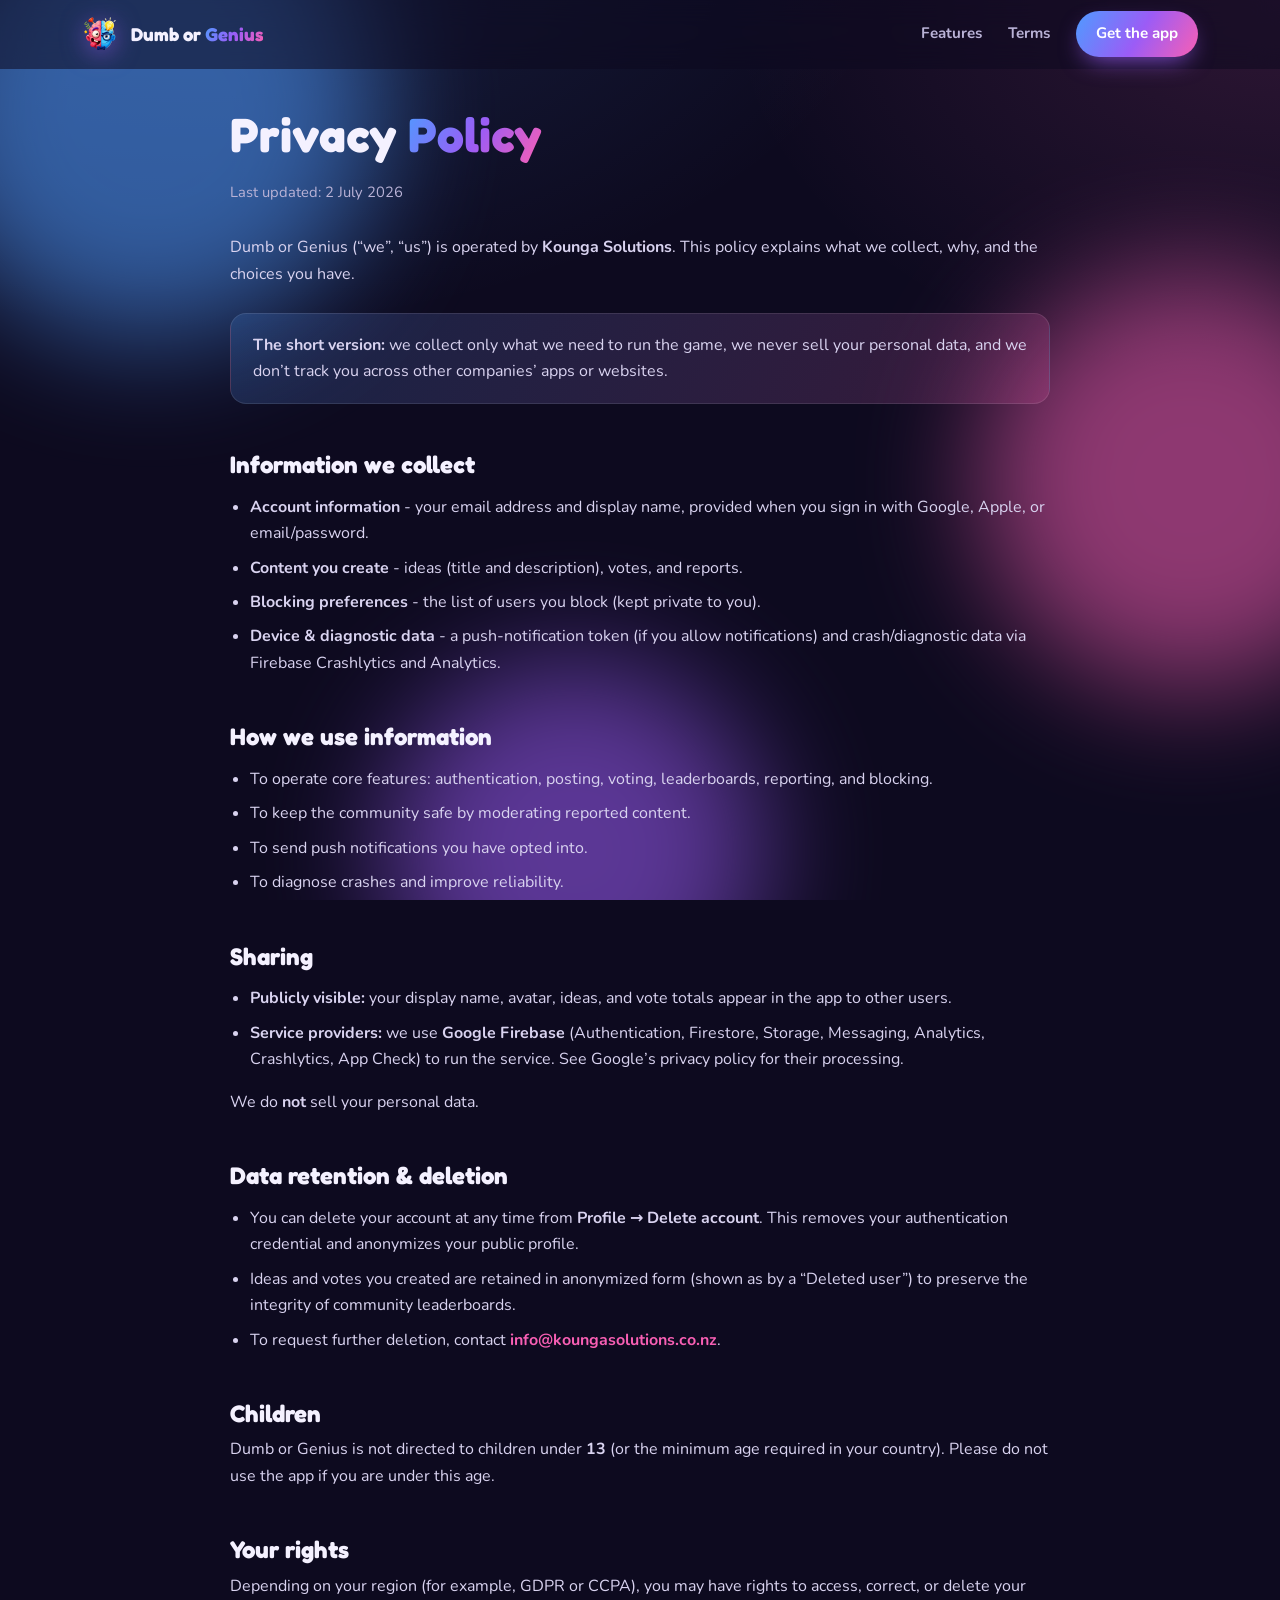
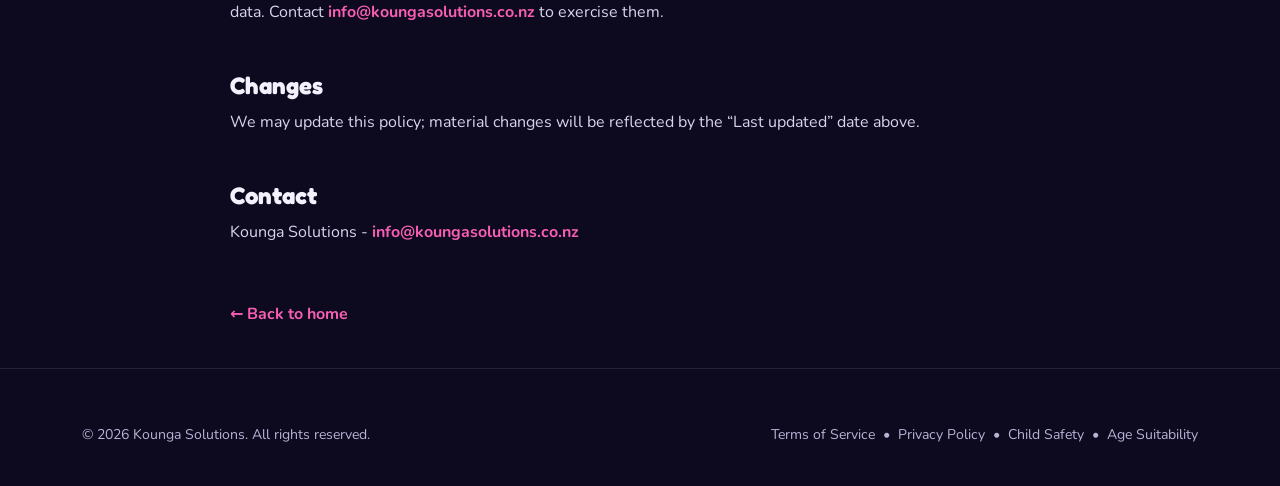
<file: privacy.html>
<!DOCTYPE html>
<html lang="en">

<head>
    <meta charset="UTF-8" />
    <meta name="viewport" content="width=device-width, initial-scale=1.0" />
    <title>Privacy Policy - Dumb or Genius</title>
    <meta name="description"
        content="How Dumb or Genius, by Kounga Solutions, collects, uses, and protects your data." />
    <meta name="theme-color" content="#0d0a1f" />
    <link rel="icon" type="image/png" href="assets/img/logo.png" />
    <link rel="preconnect" href="https://fonts.googleapis.com" />
    <link rel="preconnect" href="https://fonts.gstatic.com" crossorigin />
    <link
        href="https://fonts.googleapis.com/css2?family=Fredoka:wght@400;500;600;700&family=Nunito:wght@400;600;700;800&display=swap"
        rel="stylesheet" />
    <link rel="stylesheet" href="assets/css/style.css" />
</head>

<body>
    <div class="bg-fx" aria-hidden="true">
        <span class="blob b1"></span>
        <span class="blob b2"></span>
        <span class="blob b3"></span>
    </div>

    <header class="nav" id="nav">
        <div class="wrap nav-inner">
            <a class="brand" href="index.html">
                <img src="assets/img/logo.png" alt="Dumb or Genius logo" />
                <span>Dumb or <span class="grad-text">Genius</span></span>
            </a>
            <nav class="nav-links" id="navLinks">
                <a href="index.html#features">Features</a>
                <a href="terms.html">Terms</a>
                <a class="nav-cta" href="index.html#get">Get the app</a>
            </nav>
            <button class="nav-toggle" id="navToggle" aria-label="Toggle menu" aria-expanded="false">&#9776;</button>
        </div>
    </header>

    <main class="wrap">
        <article class="legal">
            <h1>Privacy <span class="grad-text">Policy</span></h1>
            <p class="updated">Last updated: 2 July 2026</p>

            <p>Dumb or Genius (&ldquo;we&rdquo;, &ldquo;us&rdquo;) is operated by <strong>Kounga Solutions</strong>.
                This policy explains what we collect, why, and the choices you have.</p>

            <div class="callout">
                <p><strong>The short version:</strong> we collect only what we need to run the game, we never sell your
                    personal data, and we don&rsquo;t track you across other companies&rsquo; apps or websites.</p>
            </div>

            <h2>Information we collect</h2>
            <ul>
                <li><strong>Account information</strong> - your email address and display name, provided when you sign
                    in with Google, Apple, or email/password.</li>
                <li><strong>Content you create</strong> - ideas (title and description), votes, and reports.</li>
                <li><strong>Blocking preferences</strong> - the list of users you block (kept private to you).</li>
                <li><strong>Device &amp; diagnostic data</strong> - a push-notification token (if you allow
                    notifications) and crash/diagnostic data via Firebase Crashlytics and Analytics.</li>
            </ul>

            <h2>How we use information</h2>
            <ul>
                <li>To operate core features: authentication, posting, voting, leaderboards, reporting, and blocking.
                </li>
                <li>To keep the community safe by moderating reported content.</li>
                <li>To send push notifications you have opted into.</li>
                <li>To diagnose crashes and improve reliability.</li>
            </ul>

            <h2>Sharing</h2>
            <ul>
                <li><strong>Publicly visible:</strong> your display name, avatar, ideas, and vote totals appear in the
                    app to other users.</li>
                <li><strong>Service providers:</strong> we use <strong>Google Firebase</strong> (Authentication,
                    Firestore, Storage, Messaging, Analytics, Crashlytics, App Check) to run the service. See
                    Google&rsquo;s privacy policy for their processing.</li>
            </ul>
            <p>We do <strong>not</strong> sell your personal data.</p>

            <h2>Data retention &amp; deletion</h2>
            <ul>
                <li>You can delete your account at any time from <strong>Profile &rarr; Delete account</strong>. This
                    removes your authentication credential and anonymizes your public profile.</li>
                <li>Ideas and votes you created are retained in anonymized form (shown as by a &ldquo;Deleted
                    user&rdquo;) to preserve the integrity of community leaderboards.</li>
                <li>To request further deletion, contact <a
                        href="mailto:info@koungasolutions.co.nz">info@koungasolutions.co.nz</a>.</li>
            </ul>

            <h2>Children</h2>
            <p>Dumb or Genius is not directed to children under <strong>13</strong> (or the minimum age required in your
                country). Please do not use the app if you are under this age.</p>

            <h2>Your rights</h2>
            <p>Depending on your region (for example, GDPR or CCPA), you may have rights to access, correct, or delete
                your data. Contact <a href="mailto:info@koungasolutions.co.nz">info@koungasolutions.co.nz</a> to
                exercise them.</p>

            <h2>Changes</h2>
            <p>We may update this policy; material changes will be reflected by the &ldquo;Last updated&rdquo; date
                above.</p>

            <h2>Contact</h2>
            <p>Kounga Solutions - <a href="mailto:info@koungasolutions.co.nz">info@koungasolutions.co.nz</a></p>

            <a class="back-home" href="index.html">&larr; Back to home</a>
        </article>
    </main>

    <footer class="footer">
        <div class="wrap">
            <div class="footer-bottom" style="border:0;padding-top:0;">
                <span>&copy; <span id="year">2026</span> <a href="https://koungasolutions.co.nz" target="_blank"
                        rel="noopener noreferrer">Kounga Solutions</a>. All rights reserved.</span>
                <span><a href="terms.html">Terms of Service</a> &nbsp;•&nbsp; <a href="privacy.html">Privacy
                        Policy</a> &nbsp;•&nbsp; <a href="child-safety.html">Child Safety</a> &nbsp;•&nbsp; <a
                        href="age-suitability.html">Age Suitability</a></span>
            </div>
        </div>
    </footer>

    <script src="assets/js/main.js"></script>
</body>

</html>
</file>
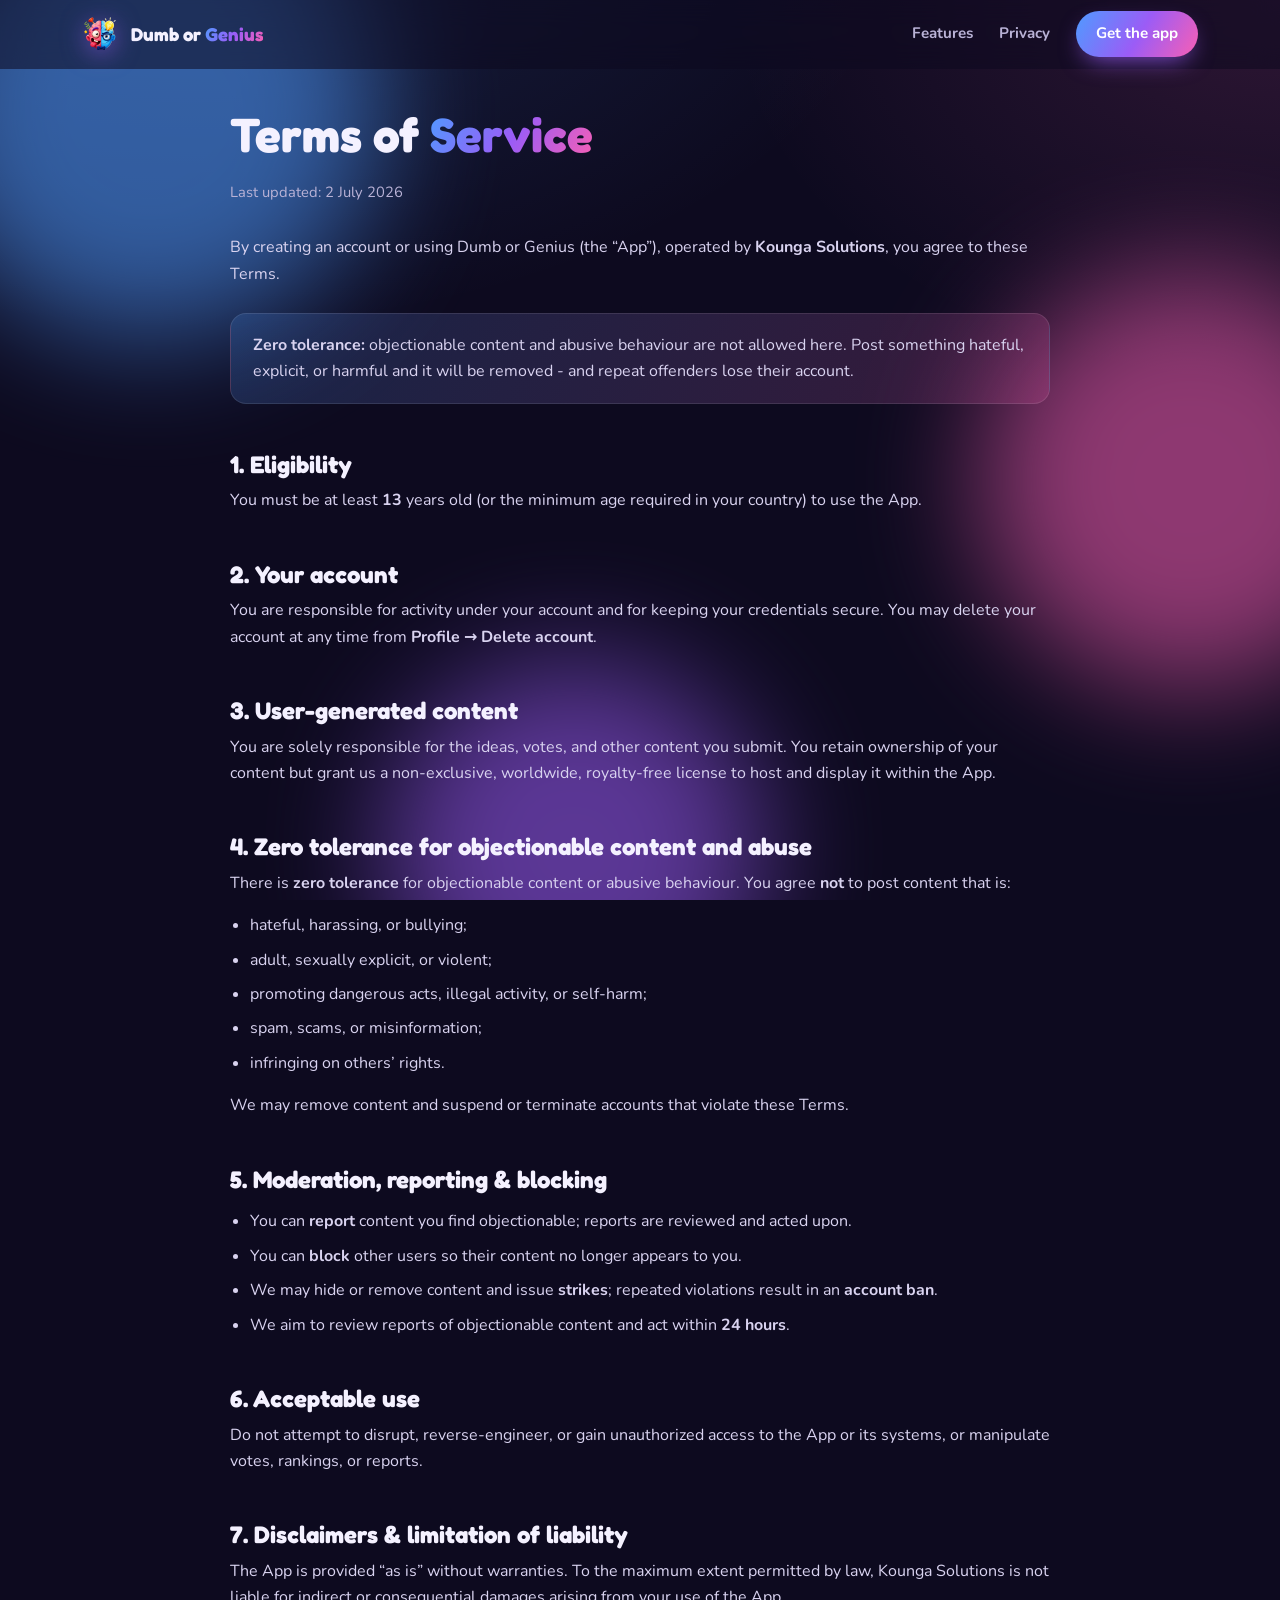
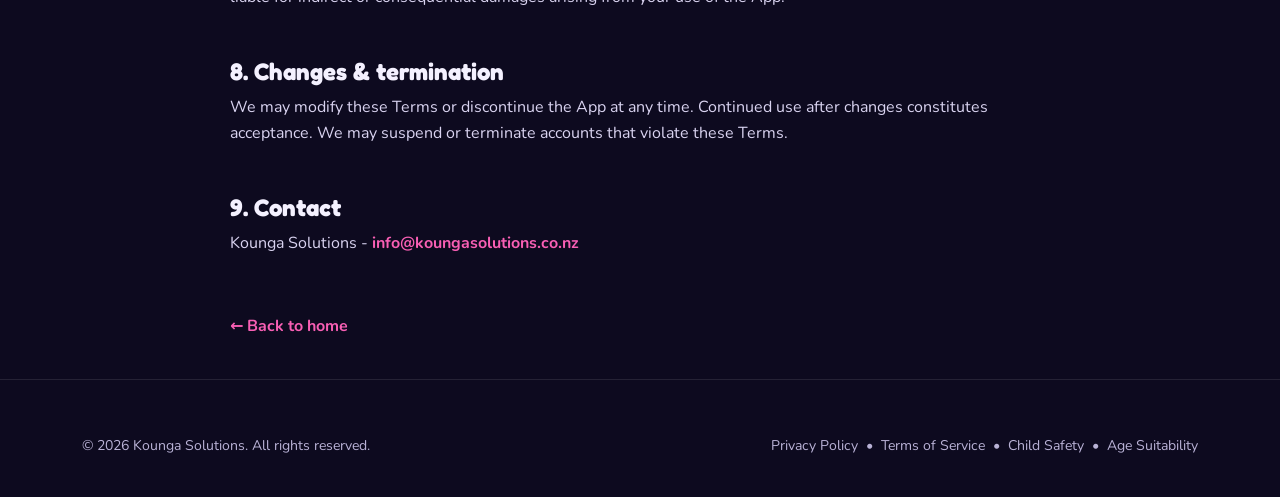
<file: terms.html>
<!DOCTYPE html>
<html lang="en">

<head>
    <meta charset="UTF-8" />
    <meta name="viewport" content="width=device-width, initial-scale=1.0" />
    <title>Terms of Service - Dumb or Genius</title>
    <meta name="description"
        content="The terms for using Dumb or Genius, a playful idea-voting game by Kounga Solutions." />
    <meta name="theme-color" content="#0d0a1f" />
    <link rel="icon" type="image/png" href="assets/img/logo.png" />
    <link rel="preconnect" href="https://fonts.googleapis.com" />
    <link rel="preconnect" href="https://fonts.gstatic.com" crossorigin />
    <link
        href="https://fonts.googleapis.com/css2?family=Fredoka:wght@400;500;600;700&family=Nunito:wght@400;600;700;800&display=swap"
        rel="stylesheet" />
    <link rel="stylesheet" href="assets/css/style.css" />
</head>

<body>
    <div class="bg-fx" aria-hidden="true">
        <span class="blob b1"></span>
        <span class="blob b2"></span>
        <span class="blob b3"></span>
    </div>

    <header class="nav" id="nav">
        <div class="wrap nav-inner">
            <a class="brand" href="index.html">
                <img src="assets/img/logo.png" alt="Dumb or Genius logo" />
                <span>Dumb or <span class="grad-text">Genius</span></span>
            </a>
            <nav class="nav-links" id="navLinks">
                <a href="index.html#features">Features</a>
                <a href="privacy.html">Privacy</a>
                <a class="nav-cta" href="index.html#get">Get the app</a>
            </nav>
            <button class="nav-toggle" id="navToggle" aria-label="Toggle menu" aria-expanded="false">&#9776;</button>
        </div>
    </header>

    <main class="wrap">
        <article class="legal">
            <h1>Terms of <span class="grad-text">Service</span></h1>
            <p class="updated">Last updated: 2 July 2026</p>

            <p>By creating an account or using Dumb or Genius (the &ldquo;App&rdquo;), operated by <strong>Kounga
                    Solutions</strong>, you agree to these Terms.</p>

            <div class="callout">
                <p><strong>Zero tolerance:</strong> objectionable content and abusive behaviour are not allowed here.
                    Post something hateful, explicit, or harmful and it will be removed - and repeat offenders lose
                    their account.</p>
            </div>

            <h2>1. Eligibility</h2>
            <p>You must be at least <strong>13</strong> years old (or the minimum age required in your country) to use
                the App.</p>

            <h2>2. Your account</h2>
            <p>You are responsible for activity under your account and for keeping your credentials secure. You may
                delete your account at any time from <strong>Profile &rarr; Delete account</strong>.</p>

            <h2>3. User-generated content</h2>
            <p>You are solely responsible for the ideas, votes, and other content you submit. You retain ownership of
                your content but grant us a non-exclusive, worldwide, royalty-free license to host and display it within
                the App.</p>

            <h2>4. Zero tolerance for objectionable content and abuse</h2>
            <p>There is <strong>zero tolerance</strong> for objectionable content or abusive behaviour. You agree
                <strong>not</strong> to post content that is:
            </p>
            <ul>
                <li>hateful, harassing, or bullying;</li>
                <li>adult, sexually explicit, or violent;</li>
                <li>promoting dangerous acts, illegal activity, or self-harm;</li>
                <li>spam, scams, or misinformation;</li>
                <li>infringing on others&rsquo; rights.</li>
            </ul>
            <p>We may remove content and suspend or terminate accounts that violate these Terms.</p>

            <h2>5. Moderation, reporting &amp; blocking</h2>
            <ul>
                <li>You can <strong>report</strong> content you find objectionable; reports are reviewed and acted upon.
                </li>
                <li>You can <strong>block</strong> other users so their content no longer appears to you.</li>
                <li>We may hide or remove content and issue <strong>strikes</strong>; repeated violations result in an
                    <strong>account ban</strong>.
                </li>
                <li>We aim to review reports of objectionable content and act within <strong>24 hours</strong>.</li>
            </ul>

            <h2>6. Acceptable use</h2>
            <p>Do not attempt to disrupt, reverse-engineer, or gain unauthorized access to the App or its systems, or
                manipulate votes, rankings, or reports.</p>

            <h2>7. Disclaimers &amp; limitation of liability</h2>
            <p>The App is provided &ldquo;as is&rdquo; without warranties. To the maximum extent permitted by law,
                Kounga Solutions is not liable for indirect or consequential damages arising from your use of the App.
            </p>

            <h2>8. Changes &amp; termination</h2>
            <p>We may modify these Terms or discontinue the App at any time. Continued use after changes constitutes
                acceptance. We may suspend or terminate accounts that violate these Terms.</p>

            <h2>9. Contact</h2>
            <p>Kounga Solutions - <a href="mailto:info@koungasolutions.co.nz">info@koungasolutions.co.nz</a></p>

            <a class="back-home" href="index.html">&larr; Back to home</a>
        </article>
    </main>

    <footer class="footer">
        <div class="wrap">
            <div class="footer-bottom" style="border:0;padding-top:0;">
                <span>&copy; <span id="year">2026</span> <a href="https://koungasolutions.co.nz" target="_blank"
                        rel="noopener noreferrer">Kounga Solutions</a>. All rights reserved.</span>
                <span><a href="privacy.html">Privacy Policy</a> &nbsp;•&nbsp; <a href="terms.html">Terms of
                        Service</a> &nbsp;•&nbsp; <a href="child-safety.html">Child Safety</a> &nbsp;•&nbsp; <a
                        href="age-suitability.html">Age Suitability</a></span>
            </div>
        </div>
    </footer>

    <script src="assets/js/main.js"></script>
</body>

</html>
</file>
<file: assets/css/style.css>
/* ============================================================
   Dumb or Genius - promotional site
   Brand: Genius blue → Purple → Dumb pink, gold accent.
   Fonts: Fredoka (display) + Nunito (body) to match the app.
   ============================================================ */

:root {
    --blue: #4f9bff;
    --blue-deep: #2d6bf0;
    --purple: #9b5cf6;
    --pink: #f85fb4;
    --gold: #ffc93c;

    --ink: #0d0a1f;
    --ink-2: #150f2e;
    --card: rgba(255, 255, 255, 0.05);
    --card-brd: rgba(255, 255, 255, 0.10);
    --text: #f4f1ff;
    --muted: #b9b2d6;

    --brand: linear-gradient(120deg, var(--blue) 0%, var(--purple) 52%, var(--pink) 100%);
    --brand-soft: linear-gradient(120deg, rgba(79, 155, 255, .18), rgba(248, 95, 180, .18));

    --radius: 22px;
    --shadow: 0 24px 60px -20px rgba(0, 0, 0, .65);
    --maxw: 1160px;
}

* {
    box-sizing: border-box;
}

html {
    scroll-behavior: smooth;
}

body {
    margin: 0;
    font-family: "Nunito", system-ui, -apple-system, Segoe UI, Roboto, sans-serif;
    color: var(--text);
    background: var(--ink);
    overflow-x: hidden;
    line-height: 1.65;
}

h1,
h2,
h3,
h4,
.display {
    font-family: "Fredoka", "Nunito", sans-serif;
    font-weight: 700;
    line-height: 1.08;
    margin: 0 0 .4em;
}

a {
    color: inherit;
    text-decoration: none;
}

p {
    margin: 0 0 1em;
    color: var(--muted);
}

img {
    max-width: 100%;
    display: block;
}

.wrap {
    width: 100%;
    max-width: var(--maxw);
    margin: 0 auto;
    padding: 0 22px;
}

.grad-text {
    background: var(--brand);
    -webkit-background-clip: text;
    background-clip: text;
    color: transparent;
}

.eyebrow {
    display: inline-flex;
    align-items: center;
    gap: 8px;
    font-family: "Fredoka", sans-serif;
    font-weight: 600;
    letter-spacing: .14em;
    text-transform: uppercase;
    font-size: .74rem;
    color: var(--text);
    padding: 7px 14px;
    border-radius: 999px;
    background: var(--brand-soft);
    border: 1px solid var(--card-brd);
}

/* ---------- Animated background ---------- */
.bg-fx {
    position: fixed;
    inset: 0;
    z-index: -2;
    overflow: hidden;
    background:
        radial-gradient(1200px 700px at 15% -10%, rgba(79, 155, 255, .16), transparent 60%),
        radial-gradient(1000px 700px at 100% 0%, rgba(248, 95, 180, .14), transparent 55%),
        var(--ink);
}

.blob {
    position: absolute;
    border-radius: 50%;
    filter: blur(60px);
    opacity: .55;
    animation: float 18s ease-in-out infinite;
}

.blob.b1 {
    width: 460px;
    height: 460px;
    background: var(--blue);
    top: -120px;
    left: -80px;
}

.blob.b2 {
    width: 420px;
    height: 420px;
    background: var(--pink);
    top: 30%;
    right: -120px;
    animation-delay: -4s;
}

.blob.b3 {
    width: 380px;
    height: 380px;
    background: var(--purple);
    bottom: -140px;
    left: 30%;
    animation-delay: -9s;
}

@keyframes float {

    0%,
    100% {
        transform: translate(0, 0) scale(1);
    }

    33% {
        transform: translate(40px, -30px) scale(1.08);
    }

    66% {
        transform: translate(-30px, 25px) scale(.95);
    }
}

/* ---------- Nav ---------- */
.nav {
    position: sticky;
    top: 0;
    z-index: 40;
    backdrop-filter: blur(14px);
    background: rgba(13, 10, 31, .55);
    border-bottom: 1px solid transparent;
    transition: background .3s, border-color .3s;
}

.nav.scrolled {
    background: rgba(13, 10, 31, .82);
    border-bottom-color: var(--card-brd);
}

.nav-inner {
    display: flex;
    align-items: center;
    justify-content: space-between;
    height: 68px;
}

.brand {
    display: flex;
    align-items: center;
    gap: 11px;
    font-family: "Fredoka", sans-serif;
    font-weight: 700;
    font-size: 1.16rem;
}

.brand img {
    width: 38px;
    height: 38px;
    filter: drop-shadow(0 4px 12px rgba(155, 92, 246, .55));
}

.nav-links {
    display: flex;
    align-items: center;
    gap: 26px;
}

.nav-links a {
    color: var(--muted);
    font-weight: 700;
    font-size: .95rem;
    transition: color .2s;
}

.nav-links a:hover {
    color: var(--text);
}

.nav-cta {
    padding: 10px 20px;
    border-radius: 999px;
    background: var(--brand);
    color: #fff !important;
    font-weight: 800;
    box-shadow: 0 10px 24px -8px rgba(155, 92, 246, .8);
}

.nav-cta:hover {
    color: #fff;
}

.nav-toggle {
    display: none;
    background: none;
    border: 0;
    color: var(--text);
    font-size: 1.6rem;
    cursor: pointer;
}

/* ---------- Buttons ---------- */
.btn {
    display: inline-flex;
    align-items: center;
    gap: 10px;
    font-family: "Fredoka", sans-serif;
    font-weight: 600;
    font-size: 1rem;
    padding: 15px 26px;
    border-radius: 999px;
    cursor: pointer;
    border: 0;
    transition: transform .18s cubic-bezier(.34, 1.56, .64, 1), box-shadow .25s;
}

.btn:active {
    transform: scale(.96);
}

.btn-primary {
    background: var(--brand);
    color: #fff;
    box-shadow: 0 16px 34px -12px rgba(155, 92, 246, .9);
}

.btn-primary:hover {
    transform: translateY(-3px);
    box-shadow: 0 22px 44px -12px rgba(248, 95, 180, .9);
}

.btn-ghost {
    background: var(--card);
    color: var(--text);
    border: 1px solid var(--card-brd);
}

.btn-ghost:hover {
    transform: translateY(-3px);
    background: rgba(255, 255, 255, .09);
}

/* Store buttons */
.stores {
    display: flex;
    flex-wrap: wrap;
    gap: 14px;
}

.store-btn {
    display: inline-flex;
    align-items: center;
    gap: 12px;
    padding: 12px 20px;
    border-radius: 16px;
    background: #ffffff0d;
    border: 1px solid var(--card-brd);
    transition: transform .18s, background .2s, border-color .2s;
}

.store-btn:hover {
    transform: translateY(-3px);
    background: #ffffff17;
    border-color: rgba(255, 255, 255, .28);
}

.store-btn svg {
    width: 26px;
    height: 26px;
    flex: none;
}

.store-btn .st-small {
    font-size: .66rem;
    color: var(--muted);
    text-transform: uppercase;
    letter-spacing: .1em;
    line-height: 1;
}

.store-btn .st-big {
    font-family: "Fredoka", sans-serif;
    font-weight: 600;
    font-size: 1.06rem;
    line-height: 1.2;
}

.store-btn[aria-disabled="true"] {
    position: relative;
}

.store-btn .soon {
    margin-left: 6px;
    font-size: .58rem;
    font-weight: 800;
    letter-spacing: .08em;
    background: var(--gold);
    color: #3a2a00;
    padding: 3px 7px;
    border-radius: 999px;
    text-transform: uppercase;
}

/* ---------- Hero ---------- */
.hero {
    position: relative;
    padding: 70px 0 40px;
}

.hero-grid {
    display: grid;
    grid-template-columns: 1.05fr .95fr;
    gap: 40px;
    align-items: center;
}

.hero h1 {
    font-size: clamp(2.5rem, 6vw, 4.4rem);
    font-weight: 700;
}

.hero .lede {
    font-size: 1.22rem;
    max-width: 34ch;
}

.hero-cta {
    display: flex;
    align-items: center;
    gap: 16px;
    flex-wrap: wrap;
    margin: 26px 0 20px;
}

.hero-note {
    font-size: .9rem;
    color: var(--muted);
}

.hero-note b {
    color: var(--gold);
}

.hero-art {
    position: relative;
    display: grid;
    place-items: center;
}

.hero-logo {
    width: min(78%, 380px);
    animation: bob 4.5s ease-in-out infinite;
    filter: drop-shadow(0 30px 60px rgba(155, 92, 246, .55));
}

.hero-halo {
    position: absolute;
    width: 78%;
    aspect-ratio: 1;
    border-radius: 50%;
    background: radial-gradient(circle, rgba(155, 92, 246, .55), transparent 62%);
    filter: blur(20px);
    animation: pulse 3s ease-in-out infinite;
}

@keyframes bob {

    0%,
    100% {
        transform: translateY(0);
    }

    50% {
        transform: translateY(-16px);
    }
}

@keyframes pulse {

    0%,
    100% {
        transform: scale(.9);
        opacity: .7;
    }

    50% {
        transform: scale(1.06);
        opacity: 1;
    }
}

.floaty {
    position: absolute;
    font-size: 2rem;
    animation: floaty 6s ease-in-out infinite;
    user-select: none;
}

.floaty.f1 {
    top: 4%;
    left: 2%;
    animation-delay: -1s;
}

.floaty.f2 {
    top: 12%;
    right: 6%;
    animation-delay: -3s;
    font-size: 2.5rem;
}

.floaty.f3 {
    bottom: 8%;
    left: 8%;
    font-size: 2.4rem;
    animation-delay: -2s;
}

.floaty.f4 {
    bottom: 2%;
    right: 3%;
    animation-delay: -4.5s;
}

@keyframes floaty {

    0%,
    100% {
        transform: translateY(0) rotate(-6deg);
    }

    50% {
        transform: translateY(-18px) rotate(6deg);
    }
}

/* ---------- Marquee ---------- */
.marquee {
    overflow: hidden;
    border-block: 1px solid var(--card-brd);
    background: rgba(255, 255, 255, .02);
    padding: 14px 0;
    margin-top: 20px;
}

.marquee-track {
    display: flex;
    width: max-content;
    animation: scrollx 26s linear infinite;
}

.marquee-track span {
    font-family: "Fredoka", sans-serif;
    font-weight: 600;
    font-size: 1.05rem;
    color: var(--muted);
    display: inline-flex;
    gap: 12px;
    margin-right: 46px;
}

.marquee-track span b {
    color: var(--text);
}

@keyframes scrollx {
    to {
        transform: translateX(-50%);
    }
}

/* ---------- Sections ---------- */
section {
    padding: 78px 0;
    position: relative;
}

.section-head {
    text-align: center;
    max-width: 640px;
    margin: 0 auto 52px;
}

.section-head h2 {
    font-size: clamp(2rem, 4vw, 2.9rem);
}

.section-head p {
    font-size: 1.1rem;
}

/* Worlds */
.worlds {
    position: relative;
    display: grid;
    grid-template-columns: 1fr 1fr;
    gap: 46px;
}

.world {
    position: relative;
    border-radius: var(--radius);
    padding: 34px;
    border: 1px solid var(--card-brd);
    overflow: hidden;
    transition: transform .3s, box-shadow .3s;
}

.world:hover {
    transform: translateY(-8px);
    box-shadow: var(--shadow);
}

.world.genius {
    background: linear-gradient(160deg, rgba(79, 155, 255, .20), rgba(45, 107, 240, .05));
}

.world.dumb {
    background: linear-gradient(160deg, rgba(155, 92, 246, .22), rgba(248, 95, 180, .08));
}

.world .emoji {
    font-size: 3.2rem;
    margin-bottom: 10px;
}

.world h3 {
    font-size: 1.7rem;
}

.world .vibe {
    font-family: "Fredoka", sans-serif;
    font-weight: 600;
    letter-spacing: .14em;
    font-size: .74rem;
    text-transform: uppercase;
    padding: 5px 12px;
    border-radius: 999px;
    display: inline-block;
    margin-bottom: 14px;
}

.world.genius .vibe {
    background: rgba(79, 155, 255, .25);
    color: #cfe2ff;
}

.world.dumb .vibe {
    background: rgba(248, 95, 180, .25);
    color: #ffd6ee;
}

.vs-chip {
    position: absolute;
    left: 50%;
    top: 50%;
    transform: translate(-50%, -50%);
    z-index: 5;
    width: 62px;
    height: 62px;
    border-radius: 50%;
    display: grid;
    place-items: center;
    font-family: "Fredoka", sans-serif;
    font-weight: 700;
    color: #3a2a00;
    font-size: 1.1rem;
    background: linear-gradient(135deg, #ffd75e, #ffb020);
    box-shadow: 0 0 26px rgba(255, 201, 60, .7);
    animation: pulse 1.8s ease-in-out infinite;
}

/* Features */
.features {
    display: grid;
    grid-template-columns: repeat(3, 1fr);
    gap: 22px;
}

.feature {
    background: var(--card);
    border: 1px solid var(--card-brd);
    border-radius: var(--radius);
    padding: 28px;
    transition: transform .25s, border-color .25s, background .25s;
}

.feature:hover {
    transform: translateY(-6px);
    border-color: rgba(255, 255, 255, .24);
    background: rgba(255, 255, 255, .07);
}

.feature .fi {
    width: 54px;
    height: 54px;
    border-radius: 15px;
    display: grid;
    place-items: center;
    font-size: 1.7rem;
    margin-bottom: 16px;
    background: var(--brand-soft);
    border: 1px solid var(--card-brd);
}

.feature h3 {
    font-size: 1.24rem;
}

.feature p {
    margin: 0;
    font-size: .98rem;
}

/* Vote demo */
.demo {
    background: linear-gradient(150deg, rgba(255, 255, 255, .06), rgba(255, 255, 255, .02));
    border: 1px solid var(--card-brd);
    border-radius: 30px;
    padding: 40px;
    max-width: 560px;
    margin: 0 auto;
    text-align: center;
}

.demo .idea-card {
    background: var(--ink-2);
    border: 1px solid var(--card-brd);
    border-radius: var(--radius);
    padding: 26px;
    margin-bottom: 24px;
    text-align: left;
}

.demo .idea-card h3 {
    font-size: 1.3rem;
    margin-bottom: 6px;
}

.demo .idea-card p {
    margin: 0;
}

.vote-row {
    display: flex;
    align-items: center;
    justify-content: center;
    gap: 18px;
}

.vote-btn {
    display: inline-flex;
    align-items: center;
    gap: 10px;
    font-family: "Fredoka", sans-serif;
    font-weight: 600;
    font-size: 1.1rem;
    padding: 14px 28px;
    border-radius: 999px;
    border: 0;
    cursor: pointer;
    background: var(--brand);
    color: #fff;
    box-shadow: 0 14px 30px -12px rgba(248, 95, 180, .9);
    transition: transform .16s;
}

.vote-btn:active {
    transform: scale(.94);
}

.vote-count {
    font-family: "Fredoka", sans-serif;
    font-weight: 700;
    font-size: 2rem;
    min-width: 90px;
    background: var(--brand);
    -webkit-background-clip: text;
    background-clip: text;
    color: transparent;
}

.demo small {
    color: var(--muted);
}

/* Steps */
.steps {
    display: grid;
    grid-template-columns: repeat(4, 1fr);
    gap: 20px;
    counter-reset: step;
}

.step {
    background: var(--card);
    border: 1px solid var(--card-brd);
    border-radius: var(--radius);
    padding: 28px 24px;
    position: relative;
}

.step::before {
    counter-increment: step;
    content: counter(step);
    font-family: "Fredoka", sans-serif;
    font-weight: 700;
    font-size: 1.1rem;
    width: 40px;
    height: 40px;
    border-radius: 50%;
    display: grid;
    place-items: center;
    background: var(--brand);
    color: #fff;
    margin-bottom: 16px;
}

.step h3 {
    font-size: 1.16rem;
}

.step p {
    margin: 0;
    font-size: .95rem;
}

/* Ranks strip */
.ranks {
    display: flex;
    flex-wrap: wrap;
    justify-content: center;
    gap: 14px;
}

.rank-pill {
    padding: 12px 20px;
    border-radius: 999px;
    border: 1px solid var(--card-brd);
    background: var(--card);
    font-family: "Fredoka", sans-serif;
    font-weight: 600;
    display: inline-flex;
    gap: 9px;
    align-items: center;
}

/* Trust */
.trust {
    display: grid;
    grid-template-columns: repeat(3, 1fr);
    gap: 22px;
}

.trust-card {
    background: var(--card);
    border: 1px solid var(--card-brd);
    border-radius: var(--radius);
    padding: 28px;
}

.trust-card .fi {
    font-size: 1.9rem;
    margin-bottom: 12px;
}

.trust-card h3 {
    font-size: 1.2rem;
}

.trust-card p {
    margin: 0;
    font-size: .96rem;
}

/* CTA */
.cta {
    text-align: center;
}

.cta-box {
    position: relative;
    overflow: hidden;
    border-radius: 34px;
    padding: 66px 30px;
    background: var(--brand);
    box-shadow: var(--shadow);
}

.cta-box h2 {
    font-size: clamp(2rem, 5vw, 3.2rem);
    color: #fff;
}

.cta-box p {
    color: rgba(255, 255, 255, .9);
    font-size: 1.15rem;
    max-width: 40ch;
    margin: 0 auto 26px;
}

.cta-box .stores {
    justify-content: center;
}

.cta-box .store-btn {
    background: rgba(255, 255, 255, .16);
    border-color: rgba(255, 255, 255, .3);
    color: #fff;
}

.cta-box .store-btn:hover {
    background: rgba(255, 255, 255, .26);
}

.cta-box .st-small {
    color: rgba(255, 255, 255, .8);
}

.cta-logo {
    width: 96px;
    margin: 0 auto 18px;
    animation: bob 4.5s ease-in-out infinite;
}

/* ---------- Footer ---------- */
.footer {
    border-top: 1px solid var(--card-brd);
    padding: 54px 0 40px;
}

.footer-grid {
    display: grid;
    grid-template-columns: 1.6fr 1fr 1fr;
    gap: 30px;
    margin-bottom: 34px;
}

.footer .brand {
    margin-bottom: 14px;
}

.footer p {
    font-size: .95rem;
    max-width: 34ch;
}

.footer h4 {
    font-family: "Fredoka", sans-serif;
    font-size: .82rem;
    letter-spacing: .12em;
    text-transform: uppercase;
    color: var(--muted);
    margin-bottom: 14px;
}

.footer ul {
    list-style: none;
    margin: 0;
    padding: 0;
    display: grid;
    gap: 10px;
}

.footer ul a {
    color: var(--text);
    font-weight: 700;
    opacity: .82;
    transition: opacity .2s;
}

.footer ul a:hover {
    opacity: 1;
}

.footer-bottom {
    border-top: 1px solid var(--card-brd);
    padding-top: 22px;
    display: flex;
    justify-content: space-between;
    flex-wrap: wrap;
    gap: 10px;
    font-size: .88rem;
    color: var(--muted);
}

/* ---------- Reveal on scroll ---------- */
.reveal {
    opacity: 0;
    transform: translateY(26px);
    transition: opacity .7s ease, transform .7s cubic-bezier(.2, .7, .2, 1);
}

.reveal.in {
    opacity: 1;
    transform: none;
}

/* ---------- Legal (privacy/terms) ---------- */
.legal {
    max-width: 820px;
    margin: 0 auto;
    padding: 40px 0 40px;
}

.legal .updated {
    color: var(--muted);
    font-size: .92rem;
    margin-bottom: 30px;
}

.legal h1 {
    font-size: clamp(2.2rem, 5vw, 3rem);
}

.legal h2 {
    font-size: 1.5rem;
    margin-top: 40px;
    padding-top: 8px;
}

.legal h3 {
    font-size: 1.15rem;
    margin-top: 26px;
}

.legal p,
.legal li {
    color: #d9d3f0;
}

.legal ul {
    padding-left: 20px;
}

.legal li {
    margin-bottom: 8px;
}

.legal a {
    color: var(--pink);
    font-weight: 700;
}

.legal .callout {
    background: var(--brand-soft);
    border: 1px solid var(--card-brd);
    border-radius: 16px;
    padding: 18px 22px;
    margin: 26px 0;
}

.legal .callout p:last-child {
    margin: 0;
}

.back-home {
    display: inline-flex;
    align-items: center;
    gap: 8px;
    margin-top: 40px;
    font-weight: 800;
    color: var(--blue);
}

/* ---------- Confetti ---------- */
.confetti-piece {
    position: fixed;
    width: 10px;
    height: 14px;
    top: -20px;
    z-index: 60;
    pointer-events: none;
    border-radius: 2px;
}

/* ---------- Responsive ---------- */
@media (max-width: 900px) {
    .hero-grid {
        grid-template-columns: 1fr;
        text-align: center;
    }

    .hero .lede {
        margin-inline: auto;
    }

    .hero-cta,
    .stores {
        justify-content: center;
    }

    .hero-art {
        order: -1;
    }

    .worlds {
        grid-template-columns: 1fr;
    }

    .vs-chip {
        top: 50%;
        bottom: auto;
        left: 50%;
    }

    .features {
        grid-template-columns: 1fr 1fr;
    }

    .steps {
        grid-template-columns: 1fr 1fr;
    }

    .trust {
        grid-template-columns: 1fr;
    }

    .footer-grid {
        grid-template-columns: 1fr;
    }
}

@media (max-width: 620px) {
    .nav-links {
        position: fixed;
        inset: 68px 0 auto 0;
        flex-direction: column;
        gap: 0;
        background: rgba(13, 10, 31, .97);
        border-bottom: 1px solid var(--card-brd);
        padding: 10px 22px 22px;
        transform: translateY(-140%);
        transition: transform .3s;
    }

    .nav-links.open {
        transform: none;
    }

    .nav-links a {
        padding: 14px 0;
        width: 100%;
        border-bottom: 1px solid var(--card-brd);
    }

    .nav-links .nav-cta {
        text-align: center;
        margin-top: 12px;
        border: 0;
    }

    .nav-toggle {
        display: block;
    }

    .features {
        grid-template-columns: 1fr;
    }

    .steps {
        grid-template-columns: 1fr;
    }

    section {
        padding: 56px 0;
    }
}

@media (prefers-reduced-motion: reduce) {
    * {
        animation: none !important;
        scroll-behavior: auto;
    }

    .reveal {
        opacity: 1;
        transform: none;
    }
}

/* ---------- Icons ---------- */
.ic {
    width: 1em;
    height: 1em;
    fill: none;
    stroke: currentColor;
    stroke-width: 2;
    stroke-linecap: round;
    stroke-linejoin: round;
    display: inline-block;
    vertical-align: -.15em;
    flex: none;
}

.eyebrow .ic {
    width: 1.05em;
    height: 1.05em;
}

.btn .ic,
.vote-btn .ic {
    width: 1.15em;
    height: 1.15em;
}

.feature .fi {
    color: #cdbcff;
    transition: color .25s;
}

.feature:hover .fi {
    color: #fff;
}

.world .world-ic {
    display: inline-flex;
    margin-bottom: 10px;
}

.world.genius .world-ic {
    color: var(--blue);
}

.world.dumb .world-ic {
    color: var(--pink);
}

.world .world-ic .ic {
    width: 3rem;
    height: 3rem;
    stroke-width: 1.8;
}

.trust-card .fi {
    color: #cdbcff;
}

.rank-pill .ic {
    width: 1.15em;
    height: 1.15em;
}

.marquee-track span .ic {
    color: var(--text);
}

.demo .idea-card h3 .ic {
    color: var(--pink);
    margin-right: 4px;
    vertical-align: -.18em;
}

.floaty {
    color: var(--gold);
}

.floaty .ic {
    width: 1em;
    height: 1em;
    filter: drop-shadow(0 6px 14px rgba(0, 0, 0, .4));
}

.footer-made {
    display: inline-flex;
    align-items: center;
    gap: 6px;
}

.footer-made .ic {
    width: 1.05em;
    height: 1.05em;
}

.vote-btn.is-voted {
    background: linear-gradient(120deg, #34d399, #10b981);
    box-shadow: 0 14px 30px -12px rgba(16, 185, 129, .9);
}

.c-blue {
    color: var(--blue);
}

.c-purple {
    color: var(--purple);
}

.c-pink {
    color: var(--pink);
}

.c-gold {
    color: var(--gold);
}

.c-green {
    color: #57d38c;
}
</file>
